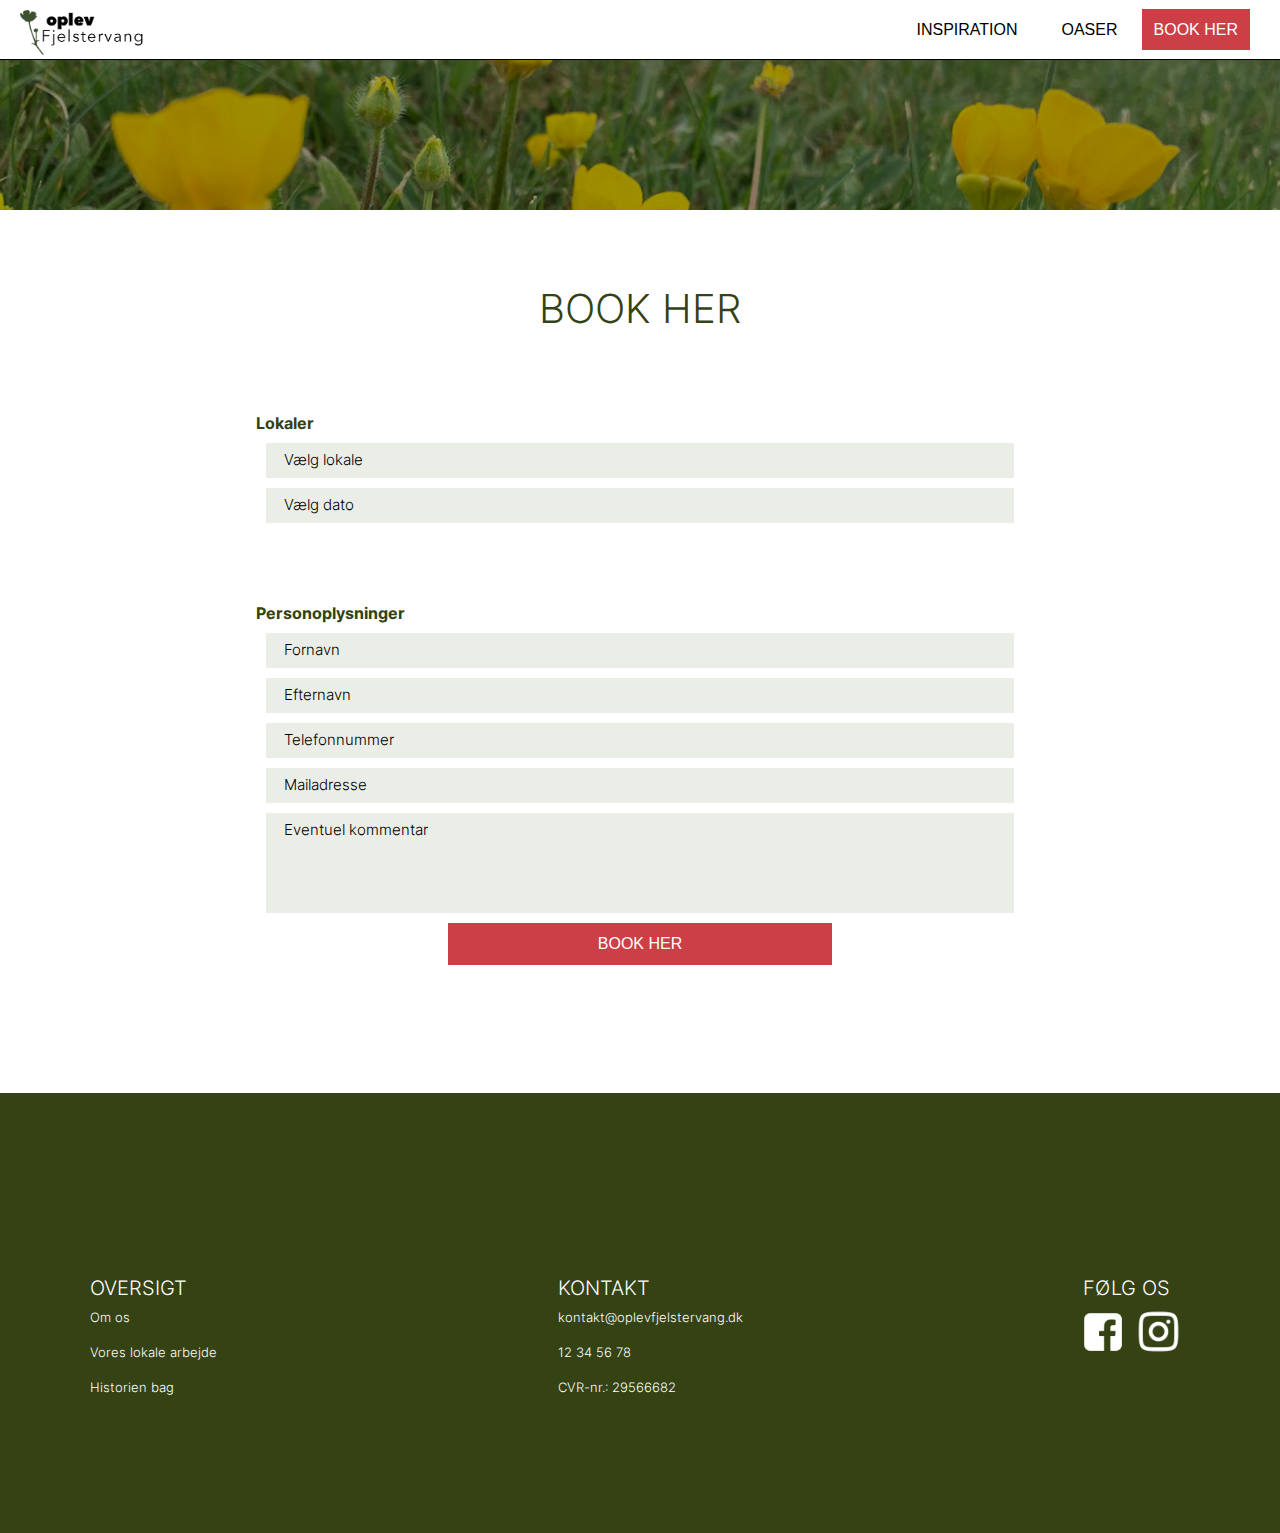
<file: book.html>
<!DOCTYPE html>
<html lang="da">
    <head>
        <meta charset="UTF-8">
        <meta http-equiv="X-UA-Compatible" content="IE=edge">
        <meta name="viewport" content="width=device-width, initial-scale=1.0">
        <link rel="stylesheet" href="styles.css">
        <meta name="Book lokaler i Fjelstervang" content="Her kan du booke lokalerne i Fjelstervang. Bjælkehytten Rimmerhuset og udeforsamlingshuset">

        <title>Book</title>
        
    </head>

    <body>
        <header>
            <a href="index.html"><img id="logo" src="images/logo.png" alt="Oplev Fjelstervang Logo"></a>
            
            <a href="burgermenu.html"><img id="burger" src="images/burgermenu.png" alt="Burgermenu Ikon"></a>

            <nav id="laptopmenu">
                <a class="menu" href="inspiration.html"> INSPIRATION</a>
                <a class="menu" href="oaser.html"> OASER</a>
                <a class="bookknap" href="book.html">BOOK HER</a>
            </nav>

        </header>

        <main>
            <img class="smørblomstbanner" src="images/smørblomstbanner.jpg" alt="Smørblomster i Fjelstervang">

            <h1>BOOK HER</h1>

            <div id="bookingskema">

                <section>
                    <h3>Lokaler</h3>
                    <div><p>Vælg lokale</p></div>
                    <div><p>Vælg dato</p></div>
                </section>

                <section>
                    <h3>Personoplysninger</h3>
                    <div><p>Fornavn</p></div>
                    <div><p>Efternavn</p></div>
                    <div><p>Telefonnummer</p></div>
                    <div><p>Mailadresse</p></div>
                    <div id="kommentar"><p>Eventuel kommentar</p></div>
                </section>

                <div> 
                    <a class="bookknap" href="book.html">BOOK HER</a>
                </div>
            </div>

            
        </main>

        <footer>
            <section>
                <h2 class="footeroverskrifter">OVERSIGT</h2>
                <a href="#">Om os</a><br>
                <a href="#">Vores lokale arbejde</a><br>
                <a href="#">Historien bag</a><br>
            </section>

            <section>
                <h2 class="footeroverskrifter">KONTAKT</h2>
                <a href="#">kontakt@oplevfjelstervang.dk</a><br>
                <a href="#">12 34 56 78</a><br>
                <a href="#">CVR-nr.: 29566682</a><br>
            </section>

            <section>
                <h2 class="footeroverskrifter">FØLG OS</h2>
                <a href="https://www.facebook.com/groups/969084299782160"><img id="facebookikon" src="images/facebookikon.png" alt="Facebook Ikon"></a>
                <a href="https://www.instagram.com/fjelstervangborgerforening/"><img id="instagramikon" src="images/instagramikon.png" alt="Instagramikon"></a>
            </section>

        </footer>
    
    </body>
</html>
</file>
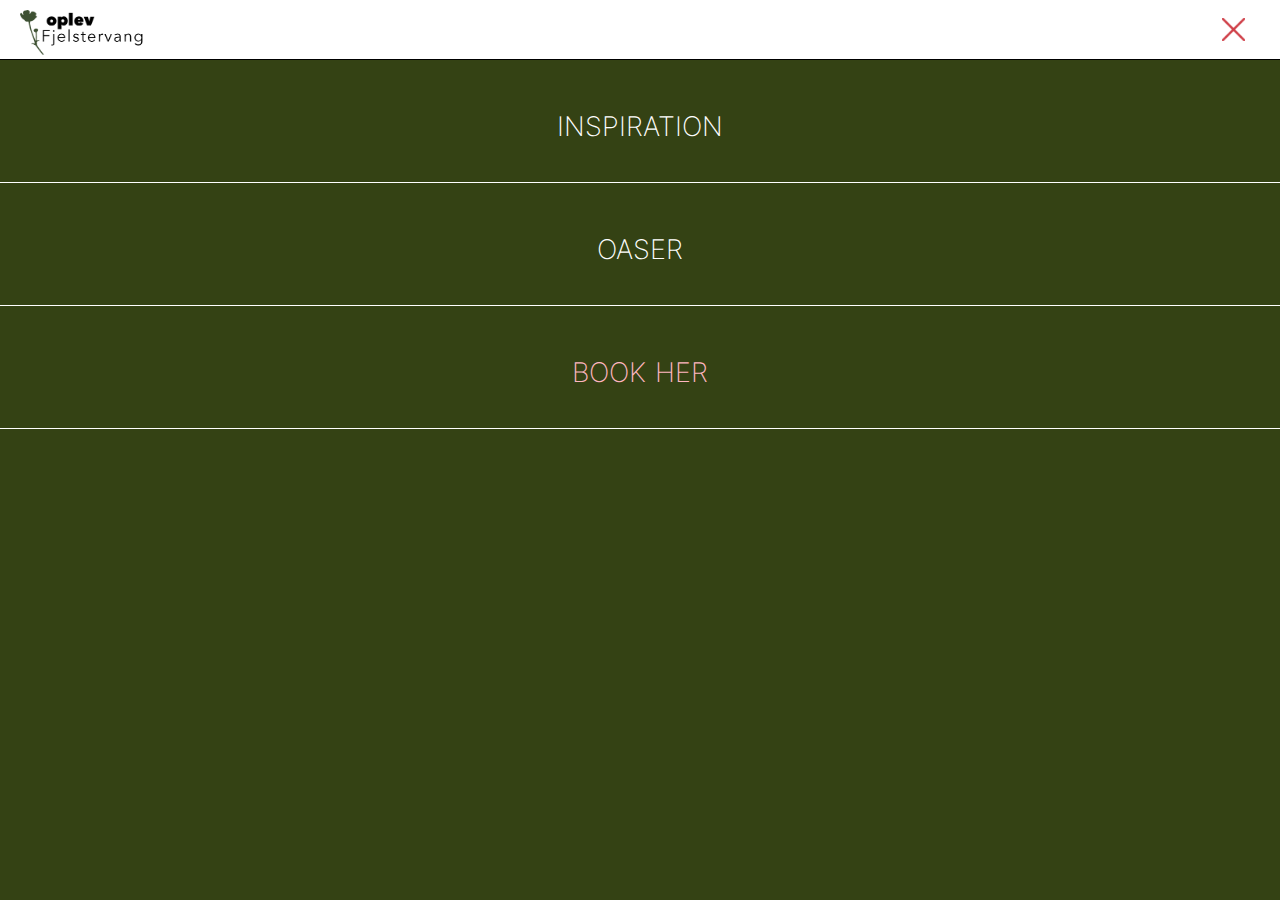
<file: burgermenu.html>
<!DOCTYPE html>
<html lang="da">
    <head>
        <meta charset="UTF-8">
        <meta http-equiv="X-UA-Compatible" content="IE=edge">
        <meta name="viewport" content="width=device-width, initial-scale=1.0">
        <link rel="stylesheet" href="styles.css">
        <meta name="Burgermenu for Oplev Fjelstervang" content="Mangler du inspiration til familieudflugten, eller blot vil læse mere om Fjelstervangs oaser? Så læs med her">

        <title>Burgermenu</title>
        
    </head>

    <body id="burgermenubody">
        <header>
            <a href="index.html"><img id="logo" src="images/logo.png" alt="Oplev Fjelstervang Logo"></a>

            <a href="index.html"><img id="kryds" src="images/kryds.png" alt="Kryds Ikon"></a>
        </header>


        <main>
            <a href="inspiration.html">
                <h2 class="hovedmenuer_burgermenu">INSPIRATION</h2>
            </a>

            <a href="oaser.html">
                <h2 class="hovedmenuer_burgermenu">OASER</h2>
            </a>
            
            <a href="book.html">
                <h2 id="book_burgermenu">BOOK HER</h2>
            </a>
            
        </main>

        <footer>


        </footer>
    
    </body>
</html>
</file>
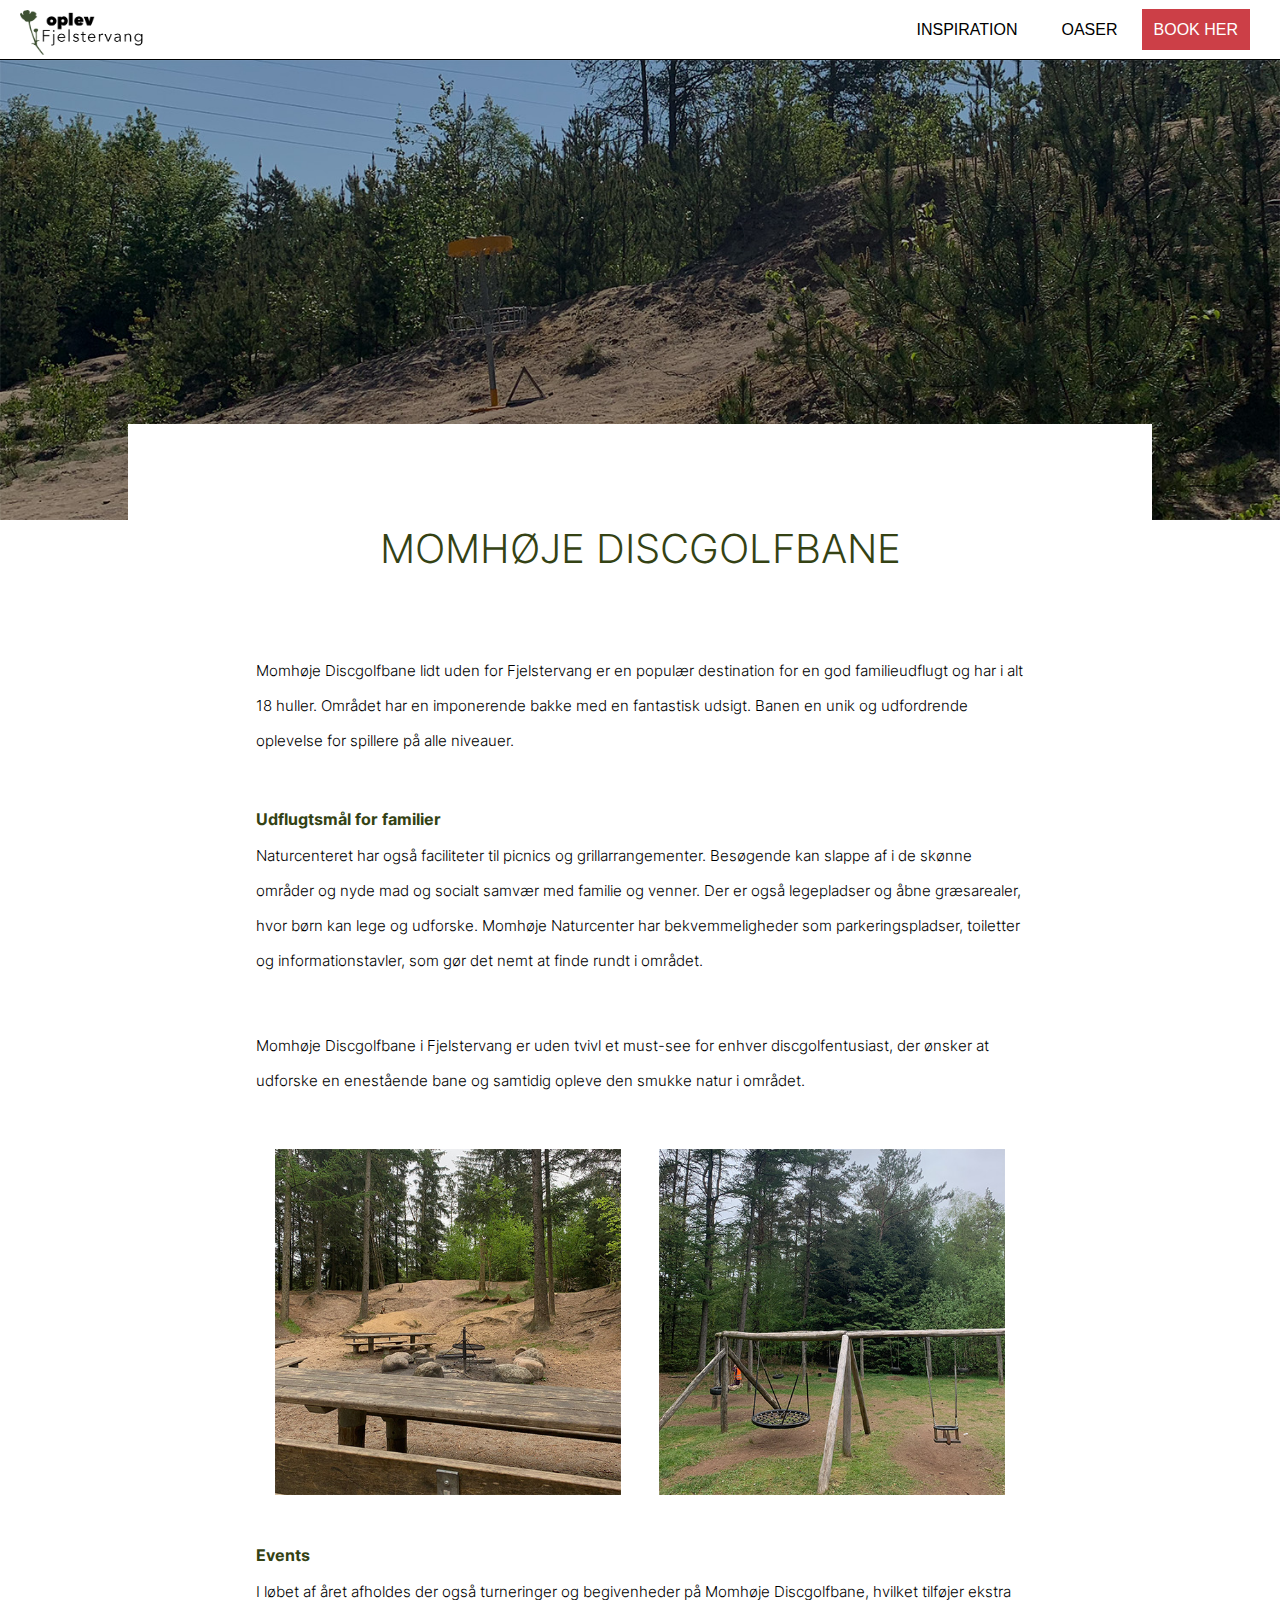
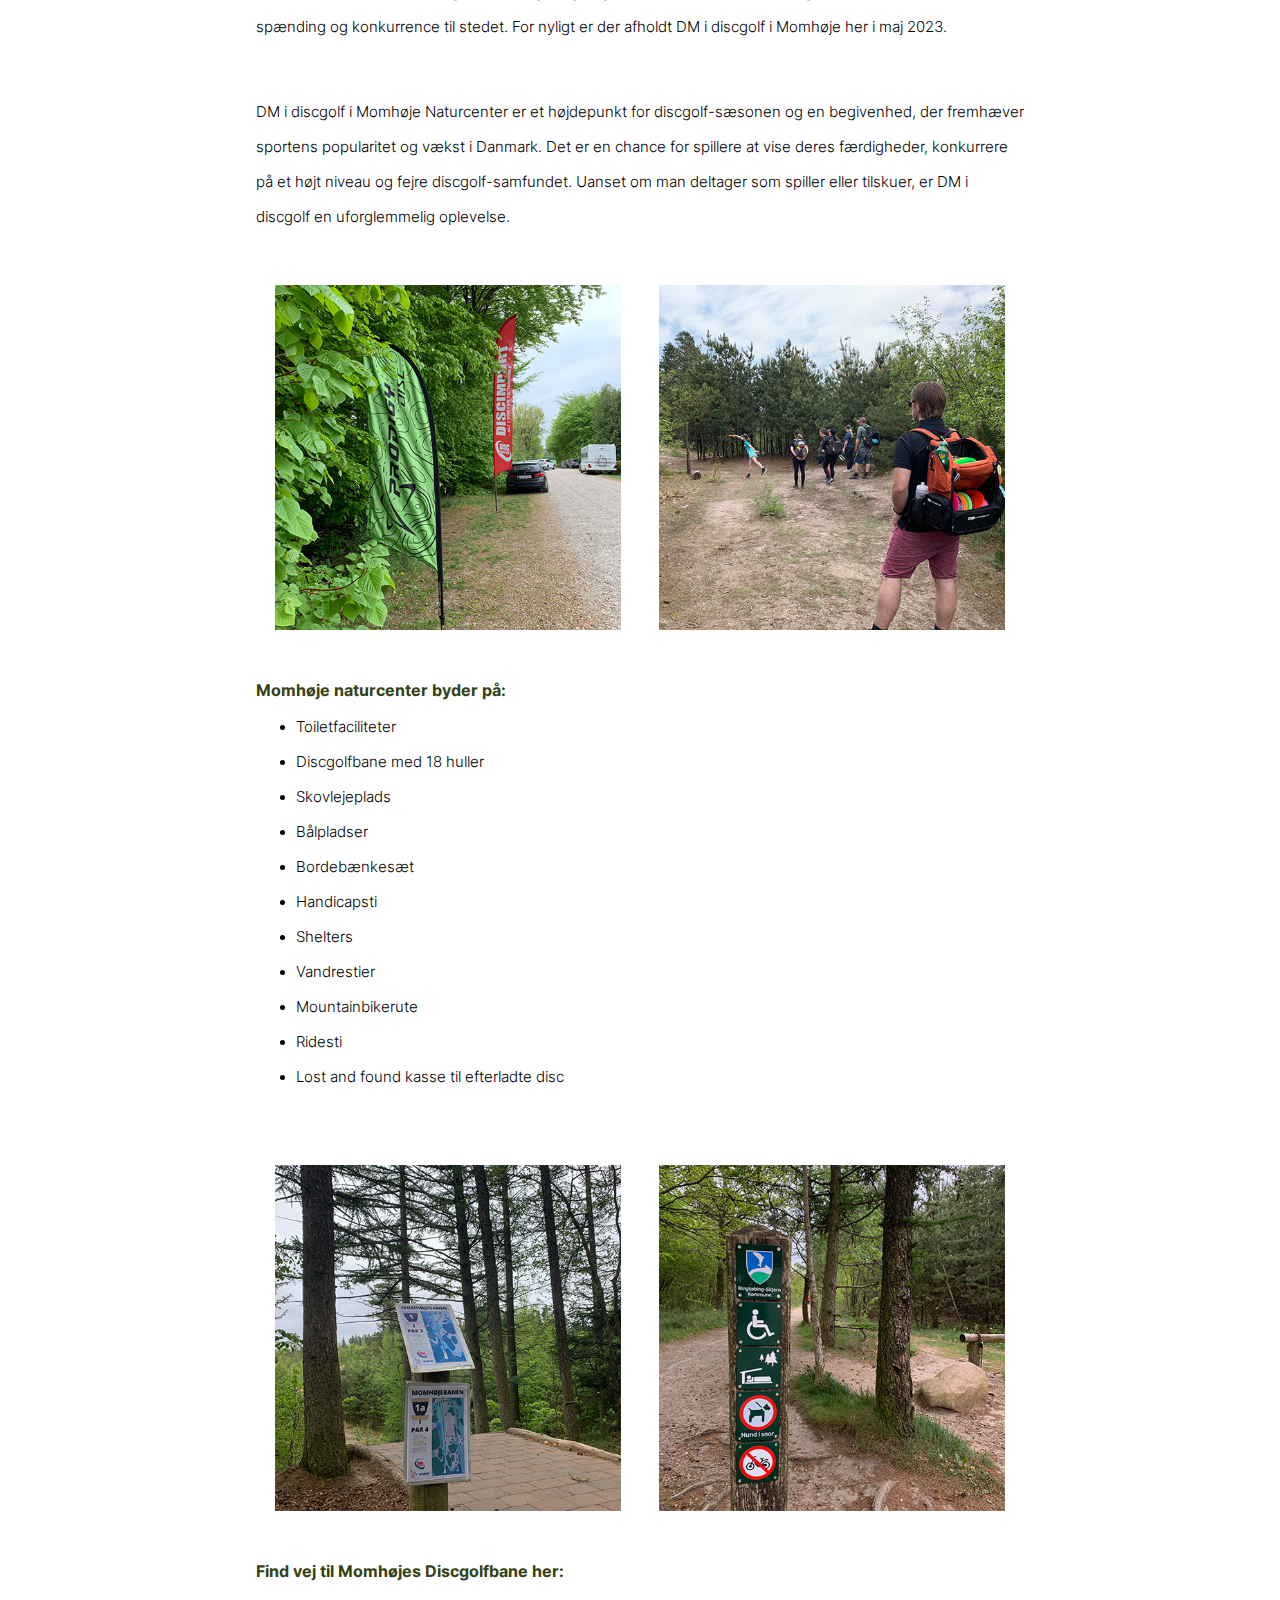
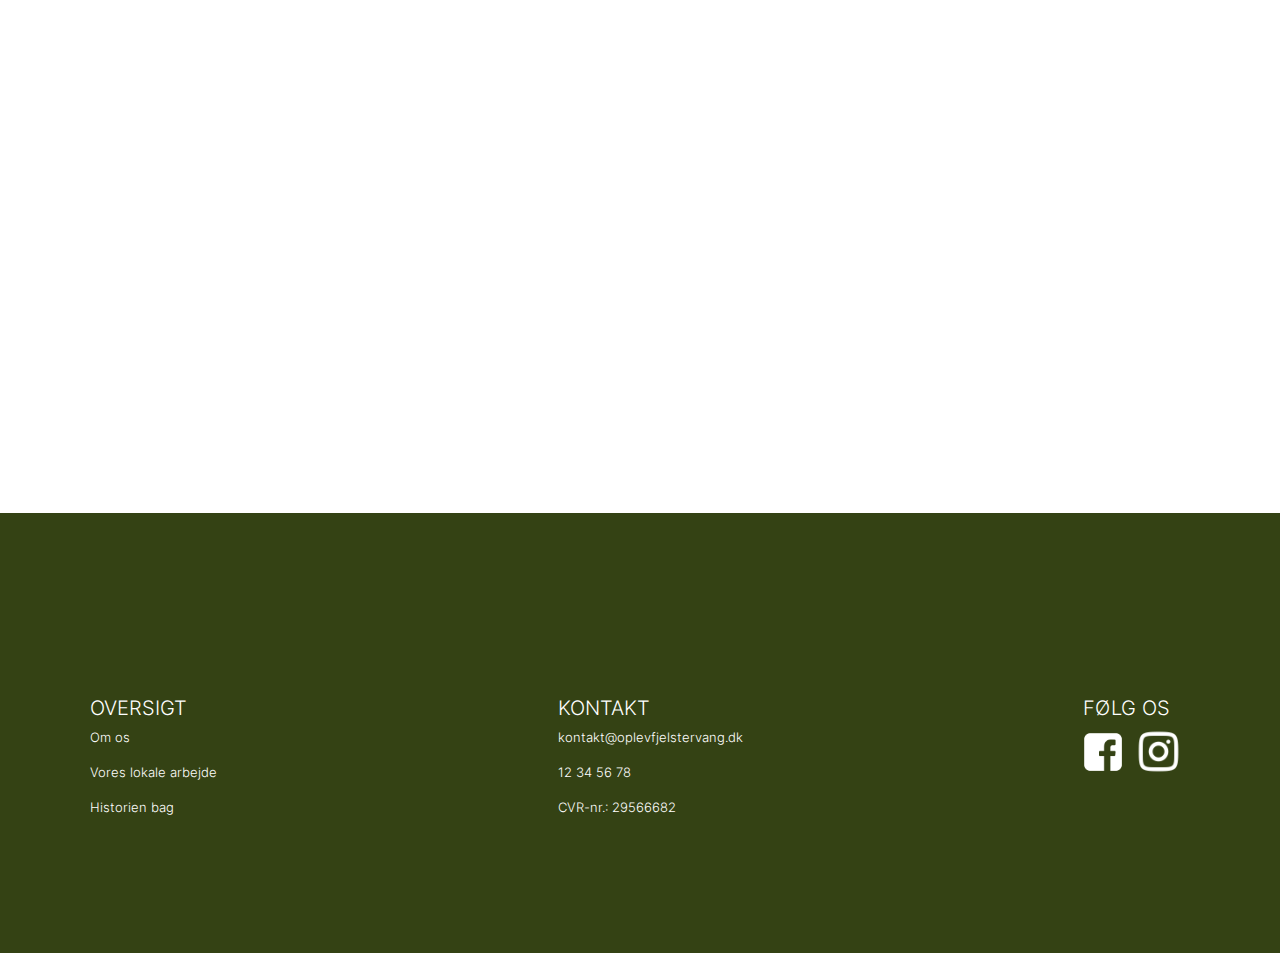
<file: discgolfbanen.html>
<!DOCTYPE html>
<html lang="da">
    <head>
        <meta charset="UTF-8">
        <meta http-equiv="X-UA-Compatible" content="IE=edge">
        <meta name="viewport" content="width=device-width, initial-scale=1.0">
        <link rel="stylesheet" href="styles.css">
        <meta name="Momhøje Discgolfbane" content="Momhøje Discgolfbane lidt uden for Fjelstervang er en populær destination for både nybegyndere og rutinerede spillere og har i alt 18 huller.">

        <title>Momhøje Discgolfbane</title>
        
    </head>

    <body>
        <header>
            <a href="index.html"><img id="logo" src="images/logo.png" alt="Oplev Fjelstervang Logo"></a>
            
            <a href="burgermenu.html"><img id="burger" src="images/burgermenu.png" alt="Burgermenu Ikon"></a>

            <nav id="laptopmenu">
                <a class="menu" href="inspiration.html"> INSPIRATION</a>
                <a class="menu" href="oaser.html"> OASER</a>
                <a class="bookknap" href="book.html">BOOK HER</a>
            </nav>

        </header>

        <main>
            <img class="øverste_artikelbillede" src="images/discgolfbanen_artikeltop.jpg" alt="Momhøje Discgolfbane">

            <div class="hvid_bjælke_til_artikler"><h1>MOMHØJE DISCGOLFBANE</h1></div>

            <div class="brødteksten_i_artiklerne">
                <p>
                    Momhøje Discgolfbane lidt uden for Fjelstervang er en populær destination for en god familieudflugt og har i alt 18 huller. Området har en imponerende bakke med en fantastisk udsigt. Banen en unik og udfordrende oplevelse for spillere på alle niveauer.
                </p>

                <h3>Udflugtsmål for familier</h3>

                <p> 
                    Naturcenteret har også faciliteter til picnics og grillarrangementer. Besøgende kan slappe af i de skønne områder og nyde mad og socialt samvær med familie og venner. Der er også legepladser og åbne græsarealer, hvor børn kan lege og udforske.
                    Momhøje Naturcenter har bekvemmeligheder som parkeringspladser, toiletter og informationstavler, som gør det nemt at finde rundt i området.
                </p>

                <p>
                    Momhøje Discgolfbane i Fjelstervang er uden tvivl et must-see for enhver discgolfentusiast, der ønsker at udforske en enestående bane og samtidig opleve den smukke natur i området.
                </p>

                <section class="artikelbilleder">
                    <img src="images/discgolfbanen_artikelbillede_3.jpg" alt="Discgolfbanen">
                    <img src="images/discgolfbanen_artikelbillede_4.jpg" alt="Discgolfbanen">
                </section>

                <h3>Events</h3>
    
                <p>
                    I løbet af året afholdes der også turneringer og begivenheder på Momhøje Discgolfbane, hvilket tilføjer ekstra spænding og konkurrence til stedet. For nyligt er der afholdt DM i discgolf i Momhøje her i maj 2023.  
                </p>
                
                <p>
                    DM i discgolf i Momhøje Naturcenter er et højdepunkt for discgolf-sæsonen og en begivenhed, der fremhæver sportens popularitet og vækst i Danmark. Det er en chance for spillere at vise deres færdigheder, konkurrere på et højt niveau og fejre discgolf-samfundet. Uanset om man deltager som spiller eller tilskuer, er DM i discgolf en uforglemmelig oplevelse.   
                </p>

                <section class="artikelbilleder">
                    <img src="images/discgolfbanen_artikelbillede_1.jpg" alt="DM i discgolf">
                    <img src="images/discgolfbanen_artikelbillede_2.jpg" alt="DM i discgolf">
                </section>

                
                <div class="Punktformslister">
                    <h3>Momhøje naturcenter byder på:</h3>

                    <ul>
                        <li>Toiletfaciliteter</li>
                        <li>Discgolfbane med 18 huller</li>
                        <li>Skovlejeplads</li>
                        <li>Bålpladser</li>
                        <li>Bordebænkesæt</li>
                        <li>Handicapsti</li>
                        <li>Shelters</li>
                        <li>Vandrestier</li>
                        <li>Mountainbikerute</li>
                        <li>Ridesti</li>
                        <li>Lost and found kasse til efterladte disc</li>
                    </ul>
                </div>

                <section class="artikelbilleder">
                    <img src="images/discgolfbanen_artikelbillede_5.jpg" alt="Discgolfbanen">
                    <img src="images/discgolfbanen_artikelbillede_6.jpg" alt="Discgolfbanen">
                </section>

                <h3>Find vej til Momhøjes Discgolfbane her:</h3>

                <iframe src="https://www.google.com/maps/embed?pb=!1m18!1m12!1m3!1d71272.69941895083!2d8.772463146139202!3d56.0659056181385!2m3!1f0!2f0!3f0!3m2!1i1024!2i768!4f13.1!3m3!1m2!1s0x464ba54c315f0899%3A0x12485e13e7c494a7!2sMomh%C3%B8je%20Naturcenter!5e0!3m2!1sen!2sdk!4v1685050277548!5m2!1sen!2sdk" width="100" height="350" style="border:0;" allowfullscreen="" loading="lazy" referrerpolicy="no-referrer-when-downgrade"></iframe>
                
                
            </div>
                

        </main>

        <footer>
            <section>
                <h2 class="footeroverskrifter">OVERSIGT</h2>
                <a href="#">Om os</a><br>
                <a href="#">Vores lokale arbejde</a><br>
                <a href="#">Historien bag</a><br>
            </section>

            <section>
                <h2 class="footeroverskrifter">KONTAKT</h2>
                <a href="#">kontakt@oplevfjelstervang.dk</a><br>
                <a href="#">12 34 56 78</a><br>
                <a href="#">CVR-nr.: 29566682</a><br>
            </section>

            <section>
                <h2 class="footeroverskrifter">FØLG OS</h2>
                <a href="https://www.facebook.com/groups/969084299782160"><img id="facebookikon" src="images/facebookikon.png" alt="Facebookikon"></a>
                <a href="https://www.instagram.com/fjelstervangborgerforening/"><img id="instagramikon" src="images/instagramikon.png" alt="Instagramikon"></a>
            </section>

        </footer>
    
    </body>
</html>
</file>
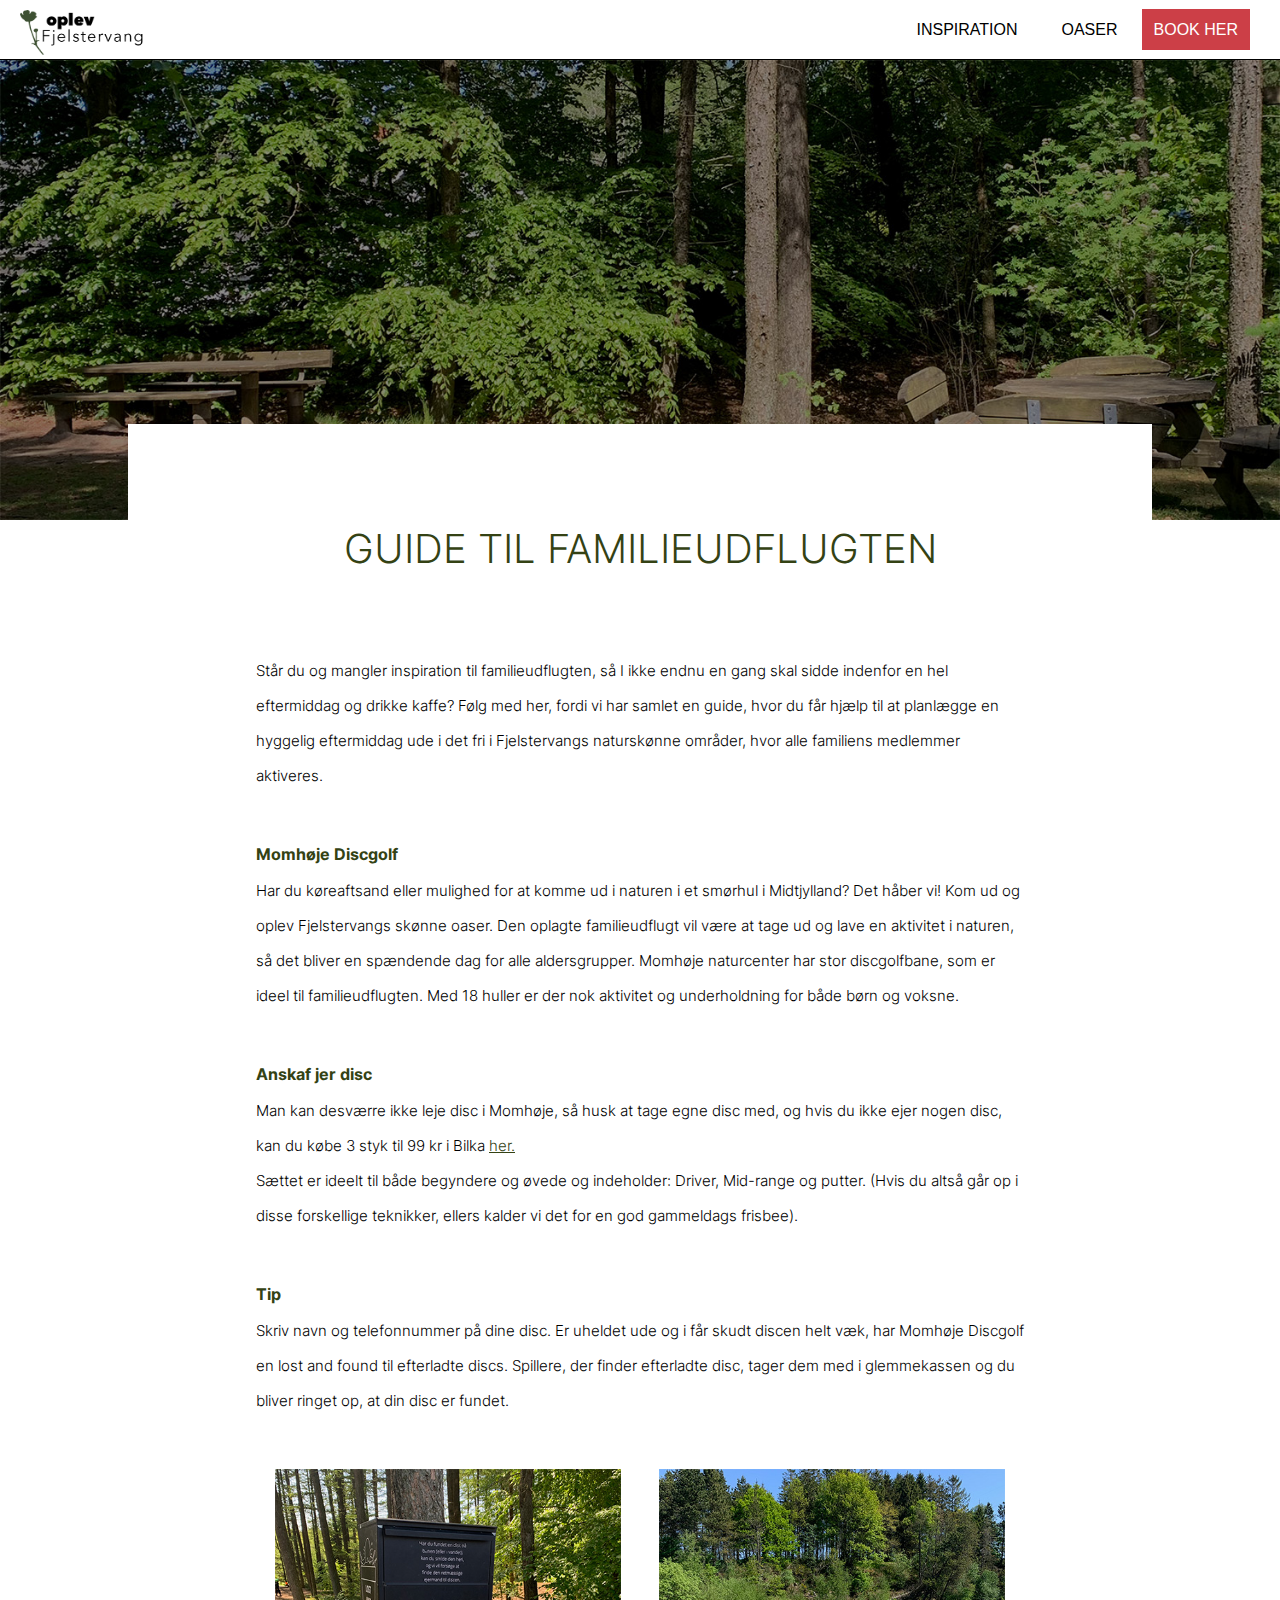
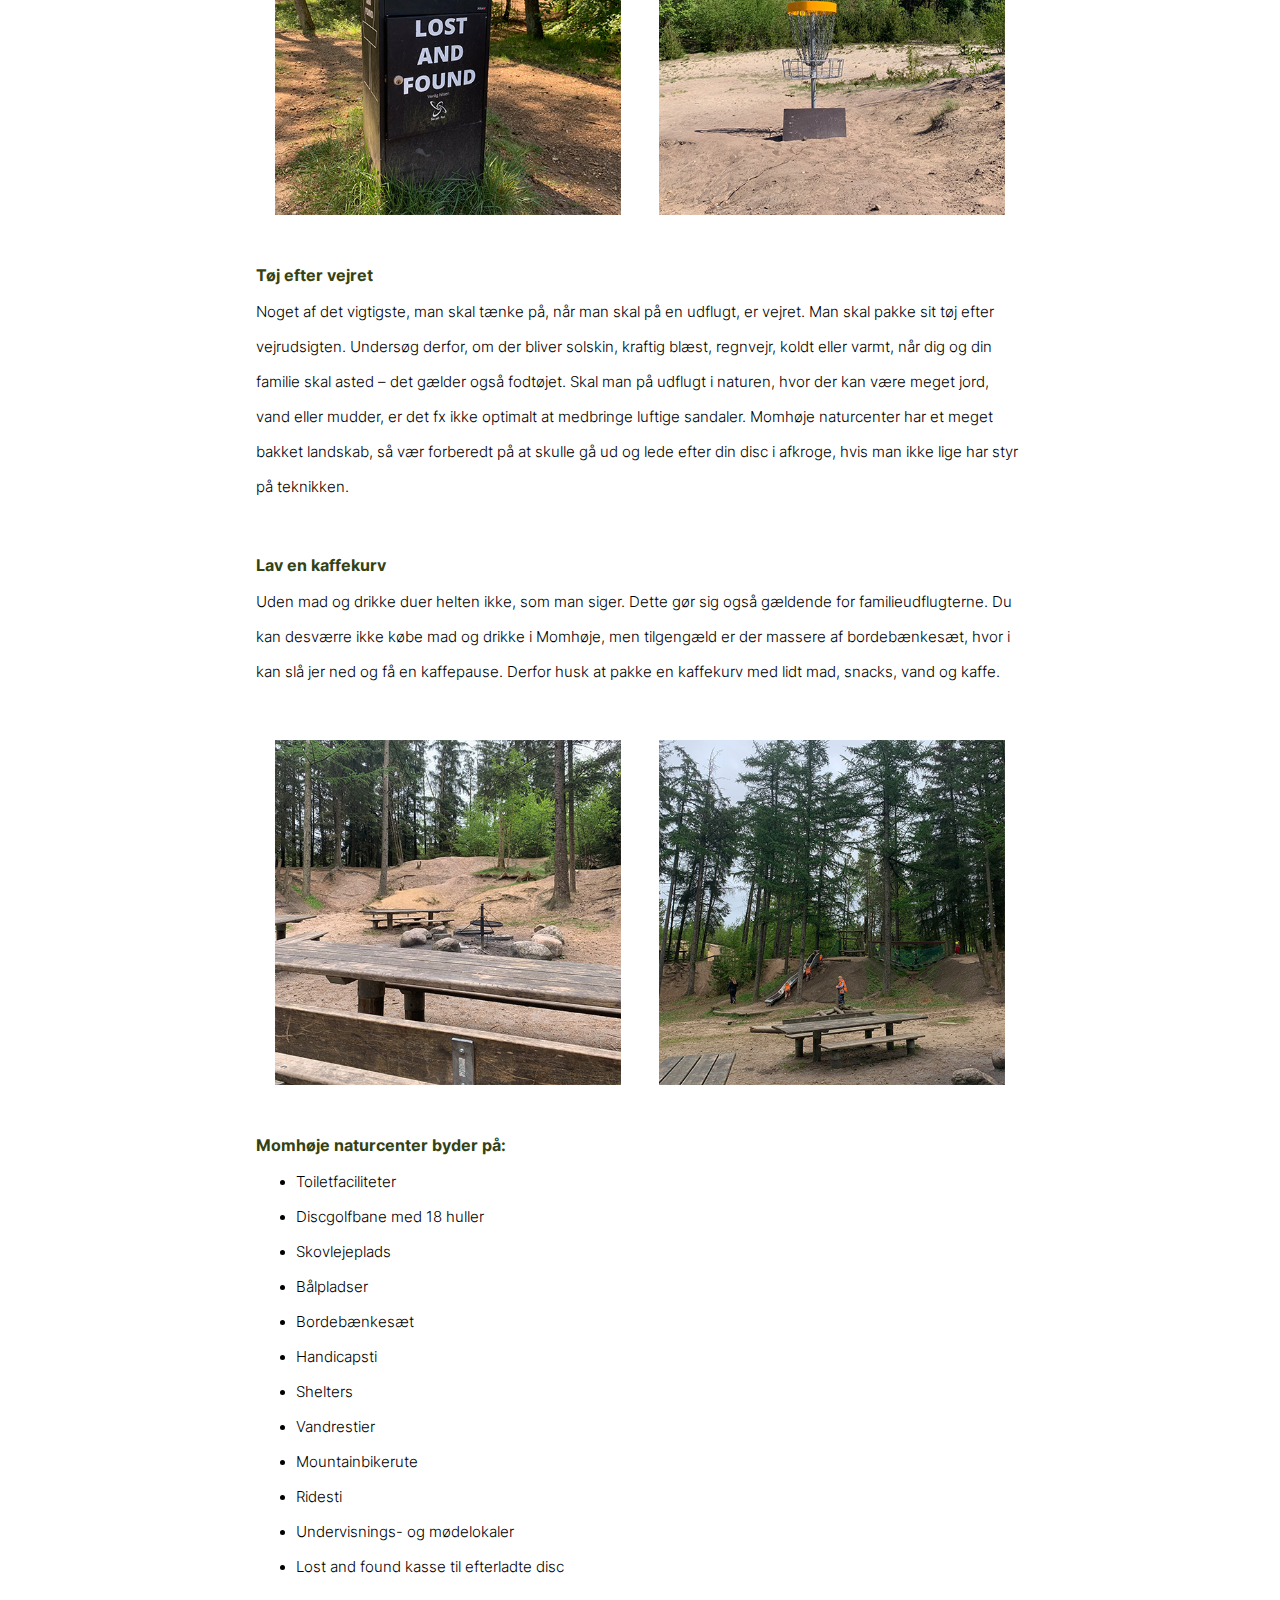
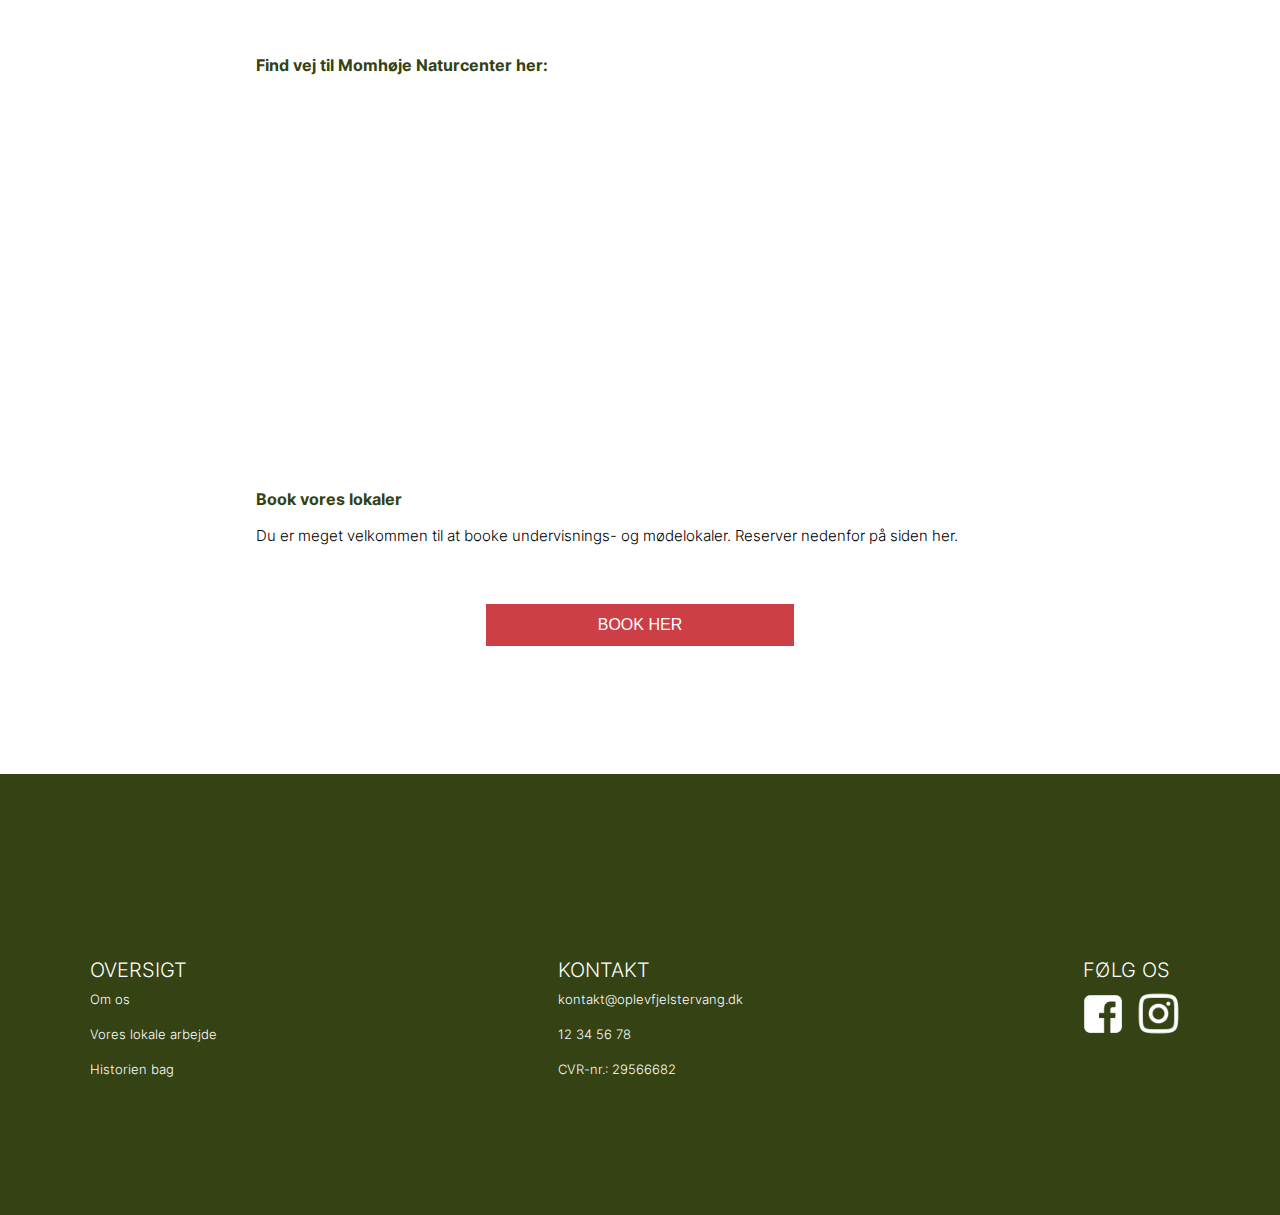
<file: guide.html>
<!DOCTYPE html>
<html lang="da">
    <head>
        <meta charset="UTF-8">
        <meta http-equiv="X-UA-Compatible" content="IE=edge">
        <meta name="viewport" content="width=device-width, initial-scale=1.0">
        <link rel="stylesheet" href="styles.css">
        <meta name="Guide til familieudflugten" content="Gode råd og vejledning til hvor familieudflugten skal gå hen, hvis du bor i området, eller har køreafstand til Fjelstervangs hyggelige oaser">

        <title>Guide til familieudflugten</title>
        
    </head>

    <body>
        <header>
            <a href="index.html"><img id="logo" src="images/logo.png" alt="Oplev Fjelstervang Logo"></a>
            
            <a href="burgermenu.html"><img id="burger" src="images/burgermenu.png" alt="Burgermenu Ikon"></a>

            <nav id="laptopmenu">
                <a class="menu" href="inspiration.html"> INSPIRATION</a>
                <a class="menu" href="oaser.html"> OASER</a>
                <a class="bookknap" href="book.html">BOOK HER</a>
            </nav>

        </header>

        <main>
            <img class="øverste_artikelbillede" src="images/guide_artikeltop.jpg" alt="Momhøje Discgolf Bordebænkesæt">

            <div class="hvid_bjælke_til_artikler"><h1>GUIDE TIL FAMILIEUDFLUGTEN</h1></div>

            <div class="brødteksten_i_artiklerne">
                <p>
                    Står du og mangler inspiration til familieudflugten, så I ikke endnu en gang skal sidde indenfor en hel eftermiddag og drikke kaffe? Følg med her, fordi vi har samlet en guide, hvor du får hjælp til at planlægge en hyggelig eftermiddag ude i det fri i Fjelstervangs naturskønne områder, hvor alle familiens medlemmer aktiveres.     
                </p>
                
                <h3>Momhøje Discgolf</h3>
    
                <p>
                    Har du køreaftsand eller mulighed for at komme ud i naturen i et smørhul i Midtjylland? Det håber vi! Kom ud og oplev Fjelstervangs skønne oaser. Den oplagte familieudflugt vil være at tage ud og lave en aktivitet i naturen, så det bliver en spændende dag for alle aldersgrupper. Momhøje naturcenter har stor discgolfbane, som er ideel til familieudflugten. Med 18 huller er der nok aktivitet og underholdning for både børn og voksne.
                </p>

                <h3>Anskaf jer disc</h3>

                <p>
                    Man kan desværre ikke leje disc i Momhøje, så husk at tage egne disc med, og hvis du ikke ejer nogen disc, kan du købe 3 styk til 99 kr i Bilka <a id="bilkalink" href="https://www.bilka.dk/produkter/yikun-disc-golf-saet/200017063/?gclid=CjwKCAjw67ajBhAVEiwA2g_jEB8tg298rROVNNbOdzei9cYTxQXJQIRXW_nmuYb6omcjlnseBCoT5hoCWEwQAvD_BwE&gclsrc=aw.ds">her.</a>
                    <br>Sættet er ideelt til både begyndere og øvede og indeholder: Driver, Mid-range og putter. (Hvis du altså går op i disse forskellige teknikker, ellers kalder vi det for en god gammeldags frisbee).    
                </p>

                <h3>Tip</h3>

                <p>
                    Skriv navn og telefonnummer på dine disc. 
                    Er uheldet ude og i får skudt discen helt væk, har Momhøje Discgolf en lost and found til efterladte discs. Spillere, der finder efterladte disc, tager dem med i glemmekassen og du bliver ringet op, at din disc er fundet.                    
                </p>

                <section class="artikelbilleder">
                    <img src="images/guide_artikelbillede_1.jpg" alt="Lost and found kasse">
                    <img src="images/guide_artikelbillede_2.jpg" alt="Disckurv">
                </section>

                <h3>Tøj efter vejret</h3>

                <p> 
                    Noget af det vigtigste, man skal tænke på, når man skal på en udflugt, er vejret. Man skal pakke sit tøj efter vejrudsigten. Undersøg derfor, om der bliver solskin, kraftig blæst, regnvejr, koldt eller varmt, når dig og din familie skal asted – det gælder også fodtøjet. Skal man på udflugt i naturen, hvor der kan være meget jord, vand eller mudder, er det fx ikke optimalt at medbringe luftige sandaler. Momhøje naturcenter har et meget bakket landskab, så vær forberedt på at skulle gå ud og lede efter din disc i afkroge, hvis man ikke lige har styr på teknikken.
                </p>

                <h3>Lav en kaffekurv</h3>

                <p>
                    Uden mad og drikke duer helten ikke, som man siger. Dette gør sig også gældende for familieudflugterne. Du kan desværre ikke købe mad og drikke i Momhøje, men tilgengæld er der massere af bordebænkesæt, hvor i kan slå jer ned og få en kaffepause. Derfor husk at pakke en kaffekurv med lidt mad, snacks, vand og kaffe.
                </p>

                <section class="artikelbilleder">
                    <img src="images/guide_artikelbillede_3.jpg" alt="Bålfaciliteter">
                    <img src="images/guide_artikelbillede_4.jpg" alt="Legeplads">
                </section>

                
                <div class="Punktformslister">
                    <h3>Momhøje naturcenter byder på:</h3>

                    <ul>
                        <li>Toiletfaciliteter</li>
                        <li>Discgolfbane med 18 huller</li>
                        <li>Skovlejeplads</li>
                        <li>Bålpladser</li>
                        <li>Bordebænkesæt</li>
                        <li>Handicapsti</li>
                        <li>Shelters</li>
                        <li>Vandrestier</li>
                        <li>Mountainbikerute</li>
                        <li>Ridesti</li>
                        <li>Undervisnings- og mødelokaler</li>
                        <li>Lost and found kasse til efterladte disc</li>
                    </ul>
                </div>

                <h3>Find vej til Momhøje Naturcenter her:</h3>

                <iframe src="https://www.google.com/maps/embed?pb=!1m18!1m12!1m3!1d71272.69941895083!2d8.772463146139202!3d56.0659056181385!2m3!1f0!2f0!3f0!3m2!1i1024!2i768!4f13.1!3m3!1m2!1s0x464ba54c315f0899%3A0x12485e13e7c494a7!2sMomh%C3%B8je%20Naturcenter!5e0!3m2!1sen!2sdk!4v1685050277548!5m2!1sen!2sdk" width="100" height="350" style="border:0;" allowfullscreen="" loading="lazy" referrerpolicy="no-referrer-when-downgrade"></iframe>
                
                <h3>Book vores lokaler</h3>

                <p>
                    Du er meget velkommen til at booke undervisnings- og mødelokaler. Reserver nedenfor på siden her. 
                </p>

                <a class="bookknap" href="book.html">BOOK HER</a>

            </div>
                

        </main>

        <footer>
            <section>
                <h2 class="footeroverskrifter">OVERSIGT</h2>
                <a href="#">Om os</a><br>
                <a href="#">Vores lokale arbejde</a><br>
                <a href="#">Historien bag</a><br>
            </section>

            <section>
                <h2 class="footeroverskrifter">KONTAKT</h2>
                <a href="#">kontakt@oplevfjelstervang.dk</a><br>
                <a href="#">12 34 56 78</a><br>
                <a href="#">CVR-nr.: 29566682</a><br>
            </section>

            <section>
                <h2 class="footeroverskrifter">FØLG OS</h2>
                <a href="https://www.facebook.com/groups/969084299782160"><img id="facebookikon" src="images/facebookikon.png" alt="Facebookikon"></a>
                <a href="https://www.instagram.com/fjelstervangborgerforening/"><img id="instagramikon" src="images/instagramikon.png" alt="Instagramikon"></a>
            </section>

        </footer>
    
    </body>
</html>
</file>
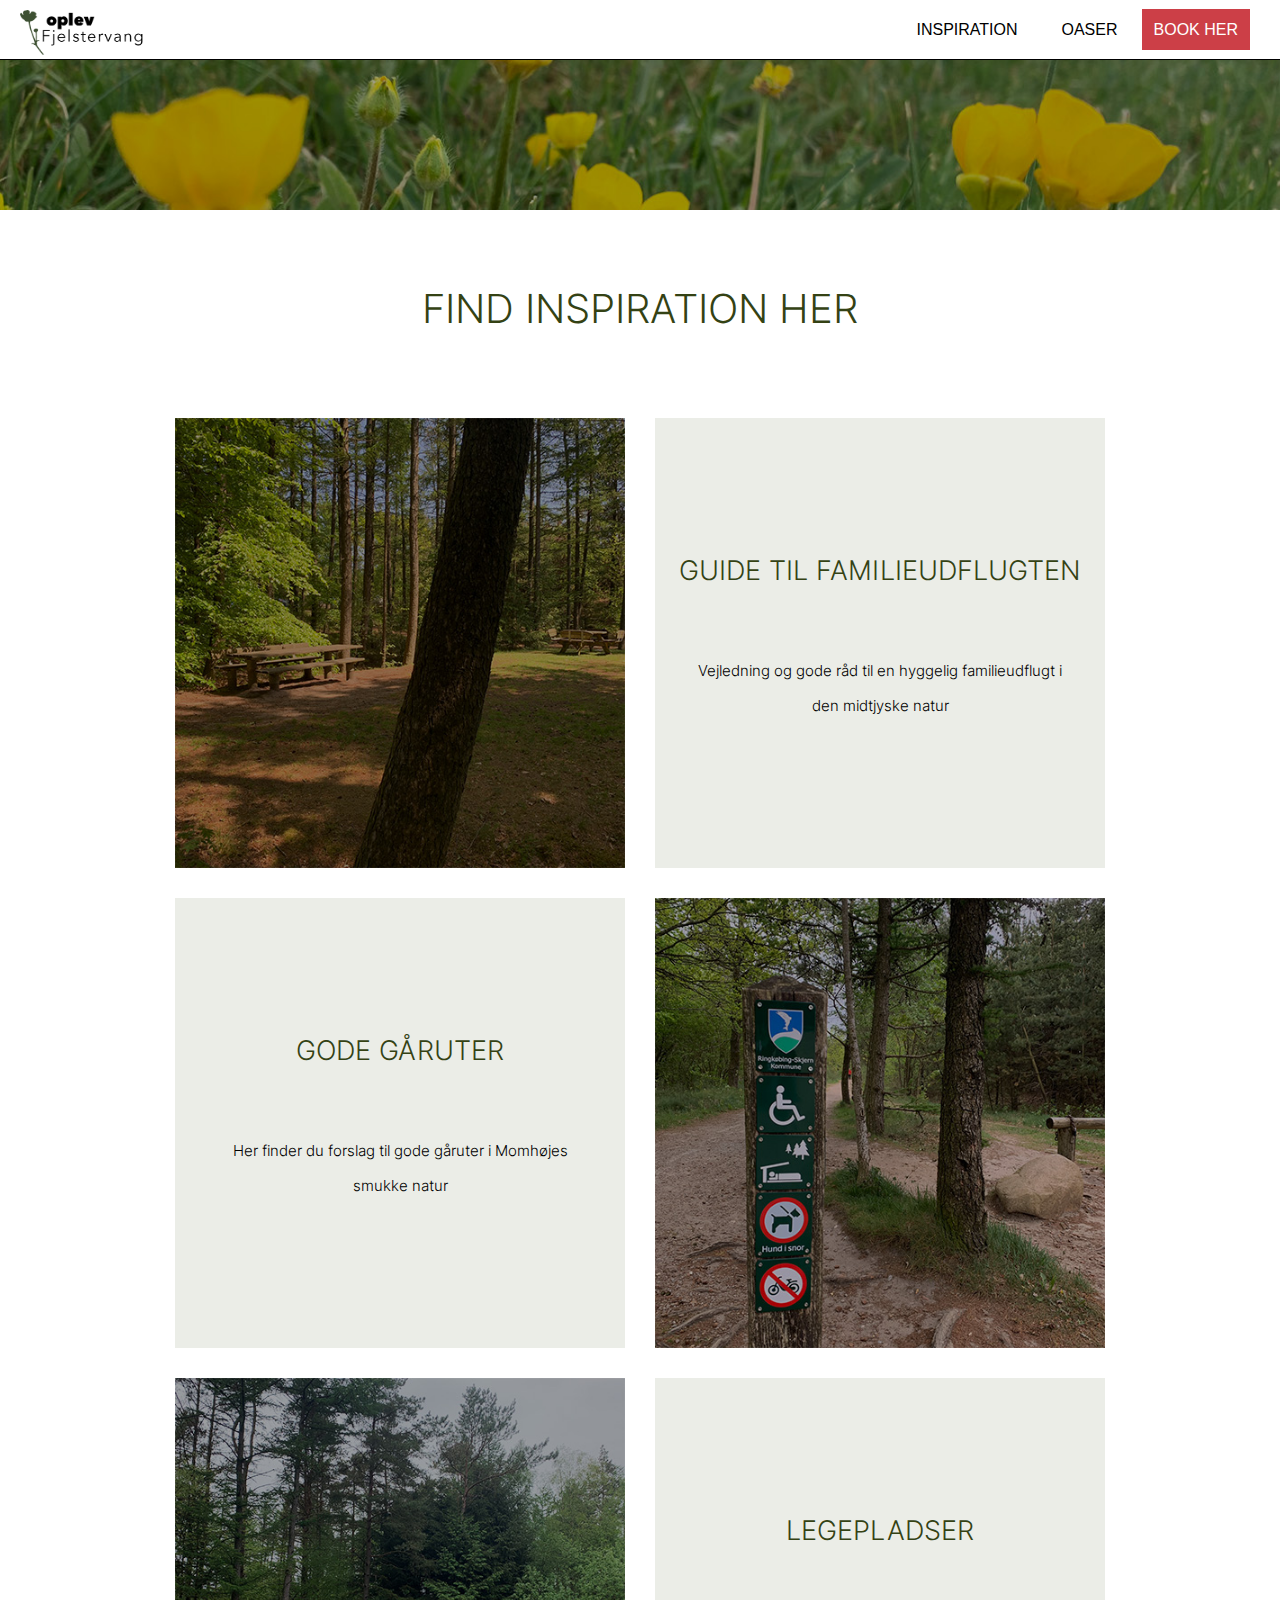
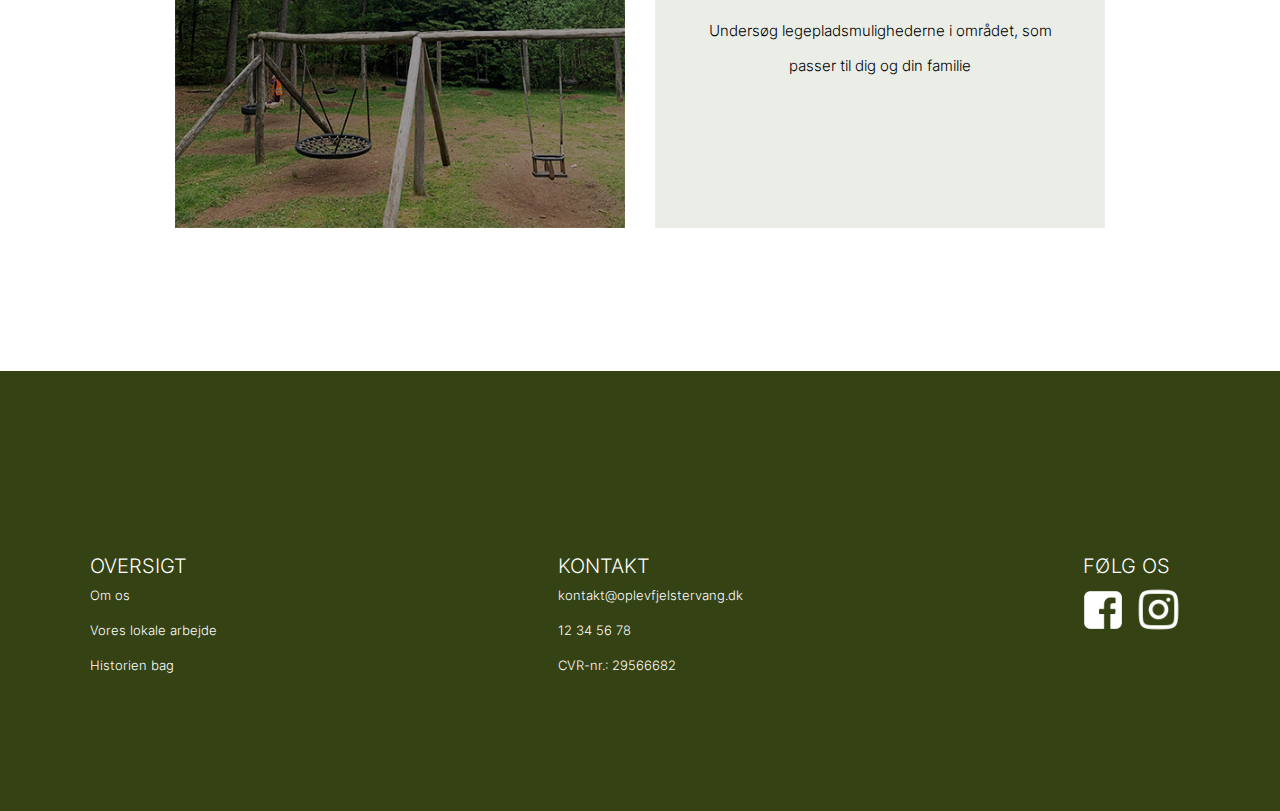
<file: inspiration.html>
<!DOCTYPE html>
<html lang="da">
    <head>
        <meta charset="UTF-8">
        <meta http-equiv="X-UA-Compatible" content="IE=edge">
        <meta name="viewport" content="width=device-width, initial-scale=1.0">
        <link rel="stylesheet" href="styles.css">
        <meta name="Inspiration" content="Inspiration til familieudflugten eller dagtur for vennegruppen. Se hvilke steder der er nemme at besøge og, som giver alle aldersgrupper en god oplevelse">

        <title>Inspiration</title>
        
    </head>

    <body>
        <header>
            <a href="index.html"><img id="logo" src="images/logo.png" alt="Oplev Fjelstervang Logo"></a>
            
            <a href="burgermenu.html"><img id="burger" src="images/burgermenu.png" alt="Burgermenu Ikon"></a>

            <nav id="laptopmenu">
                <a class="menu" href="inspiration.html"> INSPIRATION</a>
                <a class="menu" href="oaser.html"> OASER</a>
                <a class="bookknap" href="book.html">BOOK HER</a>
            </nav>

        </header>

        <main>
            <img class="smørblomstbanner" src="images/smørblomstbanner.jpg" alt="Smørblomster i Fjelstervang">

            <h1>FIND INSPIRATION HER</h1>

            <div class="laptopkvadrater">
                <section>
                    <a href="guide.html">
                        <img src="images/guide_500.jpg" alt="Guide til familieudflugten">
                    </a>
                </section>
        
                <section>
                    <a href="guide.html">
                        <h2 class="artikeloverskrift">GUIDE TIL FAMILIEUDFLUGTEN</h2>
                        <p>Vejledning og gode råd til en hyggelig familieudflugt i den midtjyske natur</p>
                    </a>
                </section>
        
                <section>
                    <a href="#">
                        <h2 class="artikeloverskrift">GODE GÅRUTER</h2>
                        <p>Her finder du forslag til gode gåruter i Momhøjes smukke natur</p>
                    </a>
                </section>

                <section>
                    <a href="#">
                        <img src="images/vandreruter_500.jpg" alt="Momhøjes gåruter">
                    </a>
                </section>

                <section>
                    <a href="#">
                        <img src="images/legeplads_500.jpg" alt="Rimmerhus legeplads">
                    </a>
                </section>
        
                <section>
                    <a href="#">
                        <h2 class="artikeloverskrift">LEGEPLADSER</h2>
                        <p>Undersøg legepladsmulighederne i området, som passer til dig og din familie</p>
                    </a>
                </section>
                
            </div>
            

        </main>

        <footer>
            <section>
                <h2 class="footeroverskrifter">OVERSIGT</h2>
                <a href="#">Om os</a><br>
                <a href="#">Vores lokale arbejde</a><br>
                <a href="#">Historien bag</a><br>
            </section>

            <section>
                <h2 class="footeroverskrifter">KONTAKT</h2>
                <a href="#">kontakt@oplevfjelstervang.dk</a><br>
                <a href="#">12 34 56 78</a><br>
                <a href="#">CVR-nr.: 29566682</a><br>
            </section>

            <section>
                <h2 class="footeroverskrifter">FØLG OS</h2>
                <a href="https://www.facebook.com/groups/969084299782160"><img id="facebookikon" src="images/facebookikon.png" alt="Facebook Ikon"></a>
                <a href="https://www.instagram.com/fjelstervangborgerforening/"><img id="instagramikon" src="images/instagramikon.png" alt="Instagramikon"></a>
            </section>

        </footer>
    
    </body>
</html>
</file>
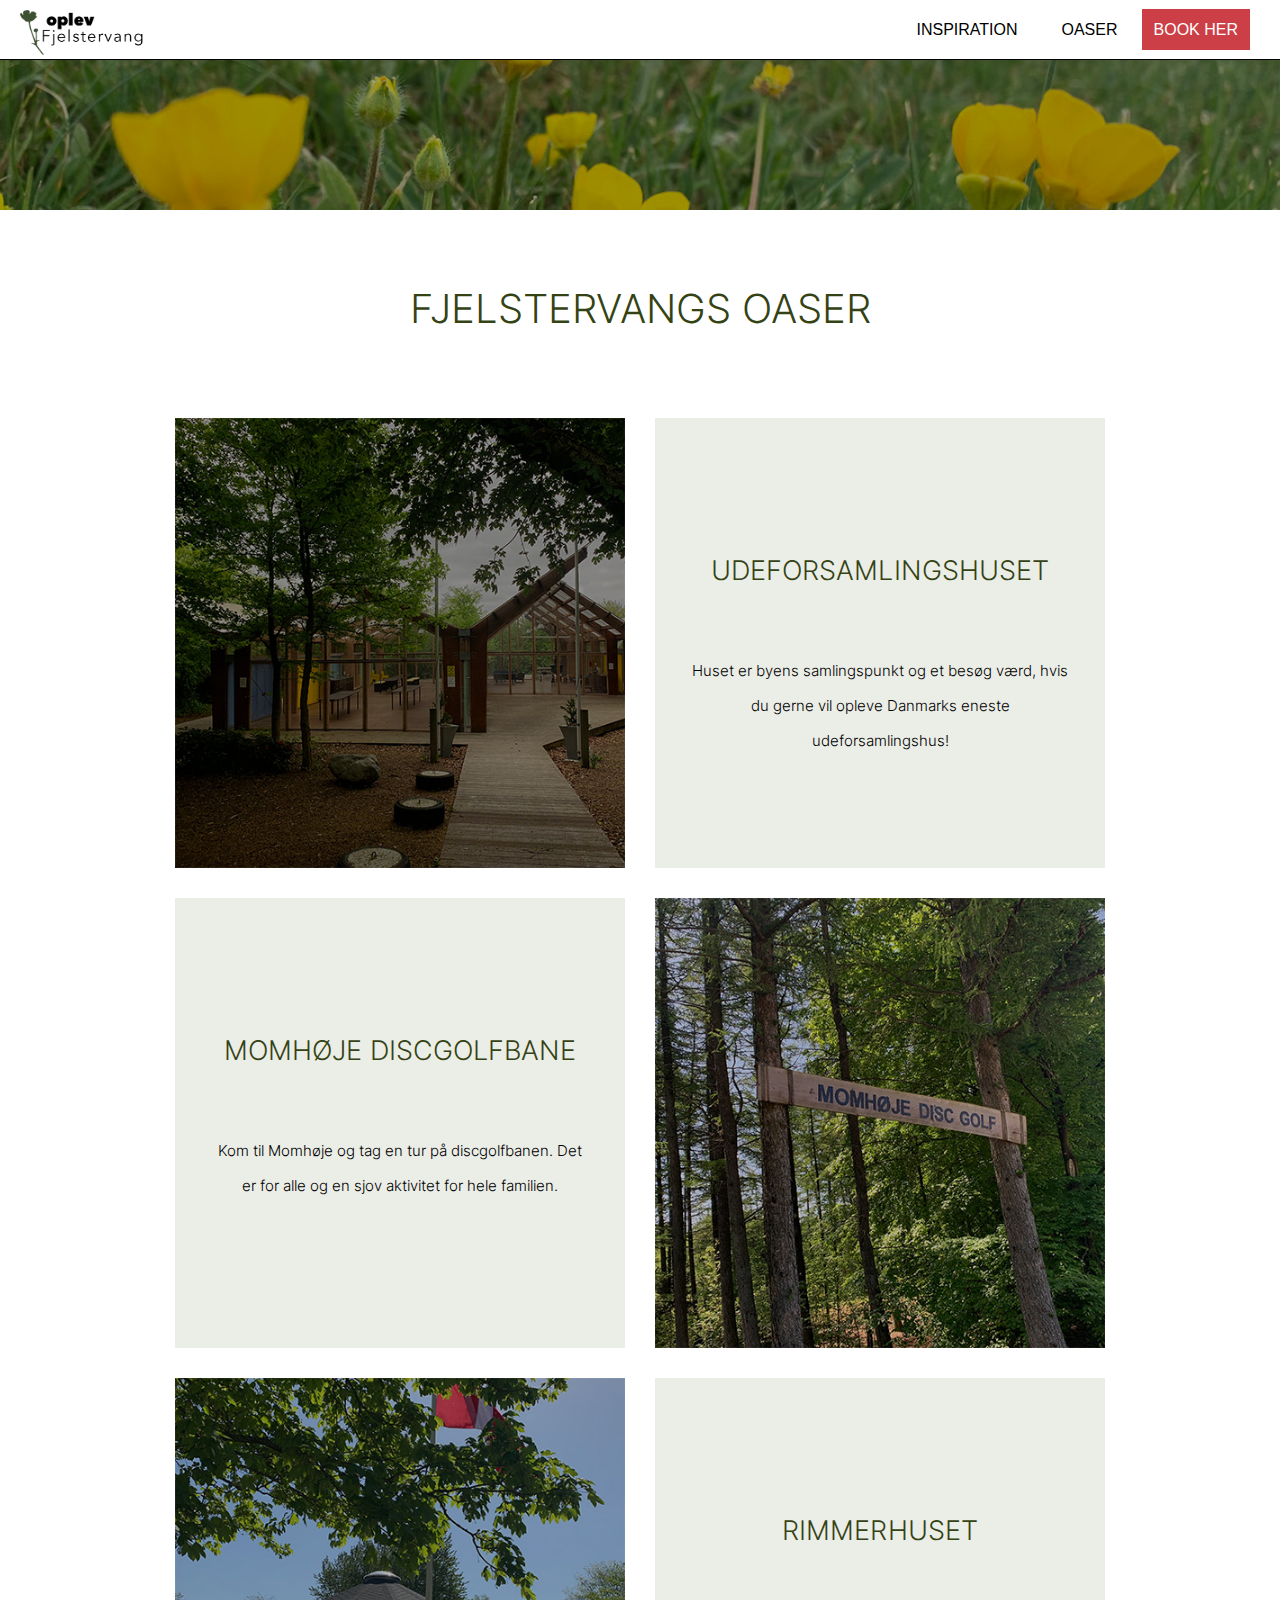
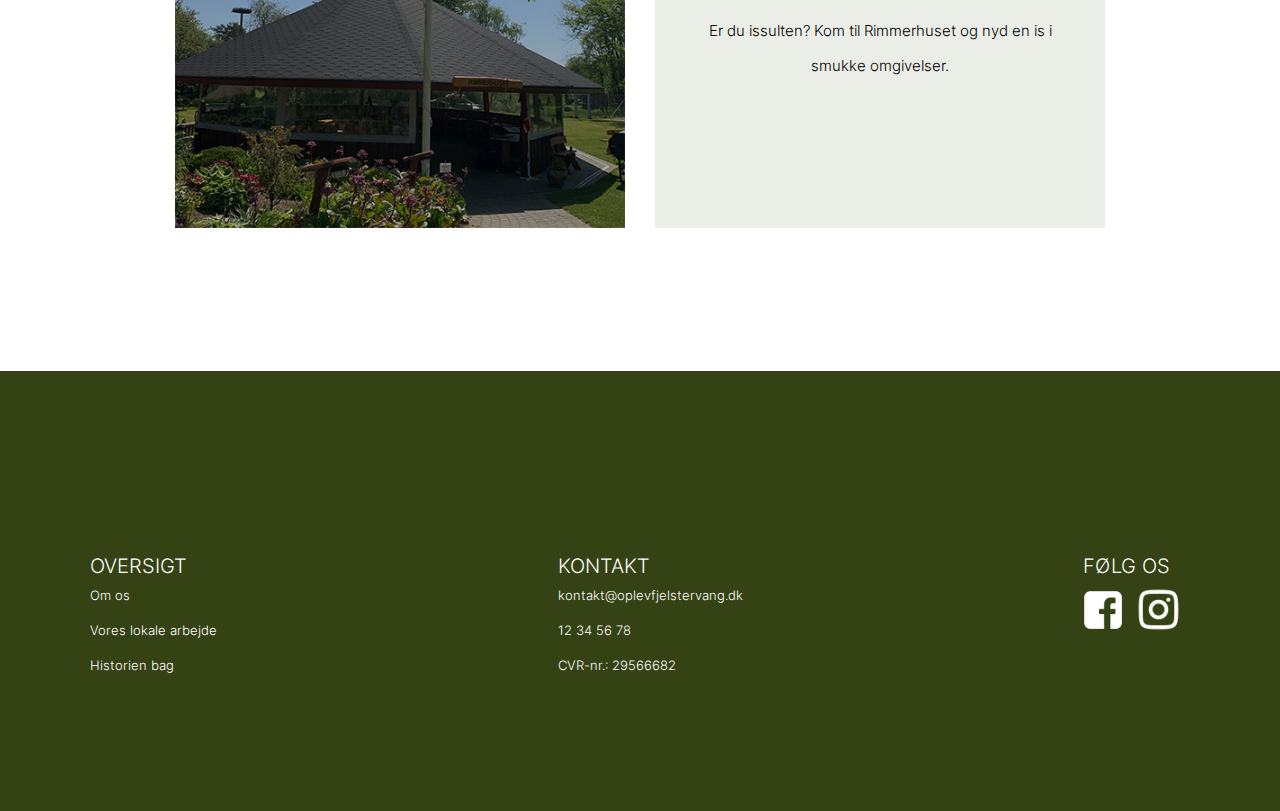
<file: oaser.html>
<!DOCTYPE html>
<html lang="da">
    <head>
        <meta charset="UTF-8">
        <meta http-equiv="X-UA-Compatible" content="IE=edge">
        <meta name="viewport" content="width=device-width, initial-scale=1.0">
        <link rel="stylesheet" href="styles.css">
        <meta name="Fjelstervangs Oaser" content="Fjelstervangs Oaser: Udeforsamlingshuset, Momhøje Discgolfbane og Rimmerhuset.">

        <title>Oaser</title>
        
    </head>

    <body>
        <header>
            <a href="index.html"><img id="logo" src="images/logo.png" alt="oplev fjelstervang logo"></a>
            
            <a href="burgermenu.html"><img id="burger" src="images/burgermenu.png" alt="burgermenu ikon"></a>

            <nav id="laptopmenu">
                <a class="menu" href="inspiration.html"> INSPIRATION</a>
                <a class="menu" href="oaser.html"> OASER</a>
                <a class="bookknap" href="book.html">BOOK HER</a>
            </nav>

        </header>

        <main>
            <img class="smørblomstbanner" src="images/smørblomstbanner.jpg" alt="Smørblomster i Fjelstervang">

            <h1>FJELSTERVANGS OASER</h1>

            <div class="laptopkvadrater">
                <section>
                    <a href="udeforsamlingshuset.html">
                        <img src="images/udeforsamlingshus_500.jpg" alt="Udeforsamlingshuset">
                    </a>
                </section>
        
                <section>
                    <a href="udeforsamlingshuset.html">
                        <h2 class="artikeloverskrift">UDEFORSAMLINGSHUSET</h2>
                        <p>Huset er byens samlingspunkt og et besøg værd, hvis du gerne vil opleve Danmarks eneste udeforsamlingshus!</p>
                    </a>
                </section>
        
                <section>
                    <a href="discgolfbanen.html">
                        <h2 class="artikeloverskrift">MOMHØJE DISCGOLFBANE</h2>
                        <p>Kom til Momhøje og tag en tur på discgolfbanen. Det er for alle og en sjov aktivitet for hele familien.</p>
                    </a>
                </section>

                <section>
                    <a href="discgolfbanen.html">
                        <img src="images/momhøjedisc_500.jpg" alt="Momhøje Discgolfbane">
                    </a>
                </section>

                <section>
                    <a href="rimmerhuset.html">
                        <img src="images/rimmerhuset_500.jpg" alt="Rimmerhuset">
                    </a>
                </section>
        
                <section>
                    <a href="rimmerhuset.html">
                        <h2 class="artikeloverskrift">RIMMERHUSET</h2>
                        <p>Er du issulten? Kom til Rimmerhuset og nyd en is i smukke omgivelser.</p>
                    </a>
                </section>
                
            </div>
            

        </main>

        <footer>
            <section>
                <h2 class="footeroverskrifter">OVERSIGT</h2>
                <a href="#">Om os</a><br>
                <a href="#">Vores lokale arbejde</a><br>
                <a href="#">Historien bag</a><br>
            </section>

            <section>
                <h2 class="footeroverskrifter">KONTAKT</h2>
                <a href="#">kontakt@oplevfjelstervang.dk</a><br>
                <a href="#">12 34 56 78</a><br>
                <a href="#">CVR-nr.: 29566682</a><br>
            </section>

            <section>
                <h2 class="footeroverskrifter">FØLG OS</h2>
                <a href="https://www.facebook.com/groups/969084299782160"><img id="facebookikon" src="images/facebookikon.png" alt="Facebook"></a>
                <a href="https://www.instagram.com/fjelstervangborgerforening/"><img id="instagramikon" src="images/instagramikon.png" alt="Instagramikon"></a>
            </section>

        </footer>
    
    </body>
</html>
</file>
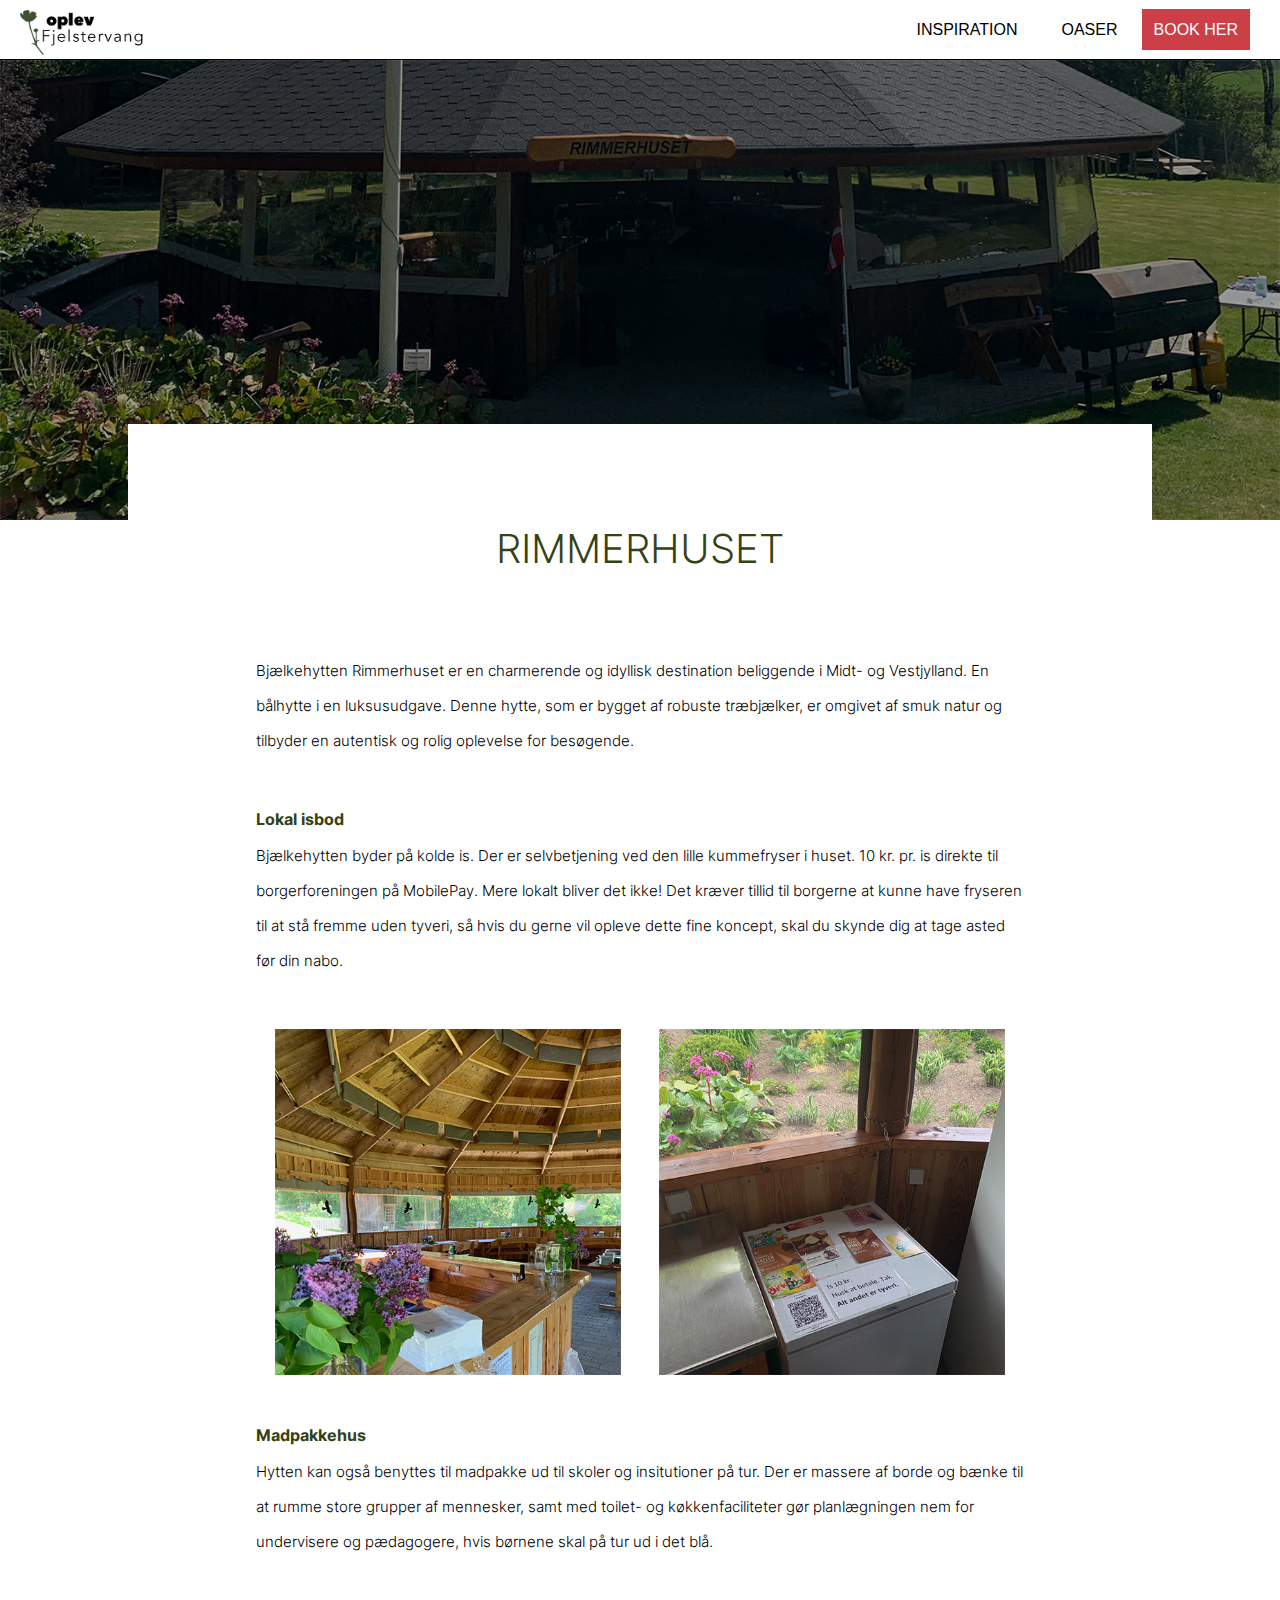
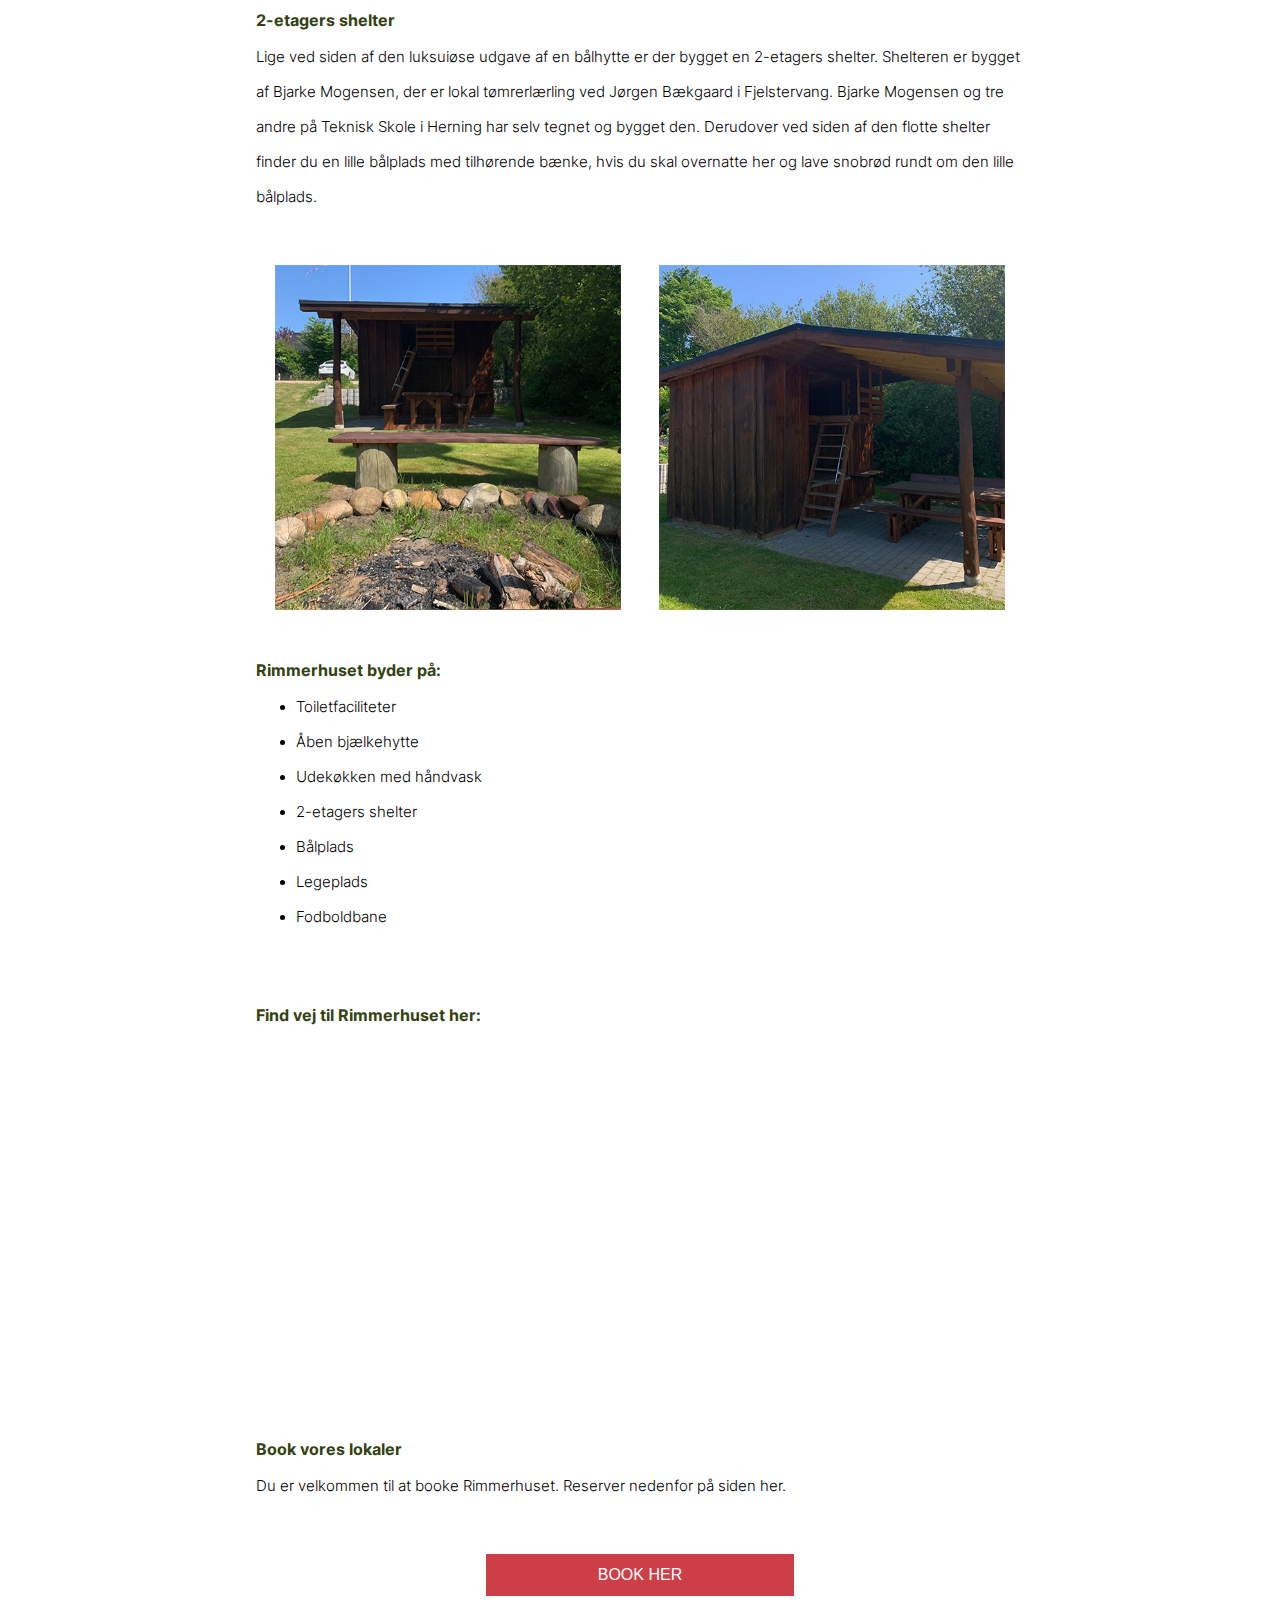
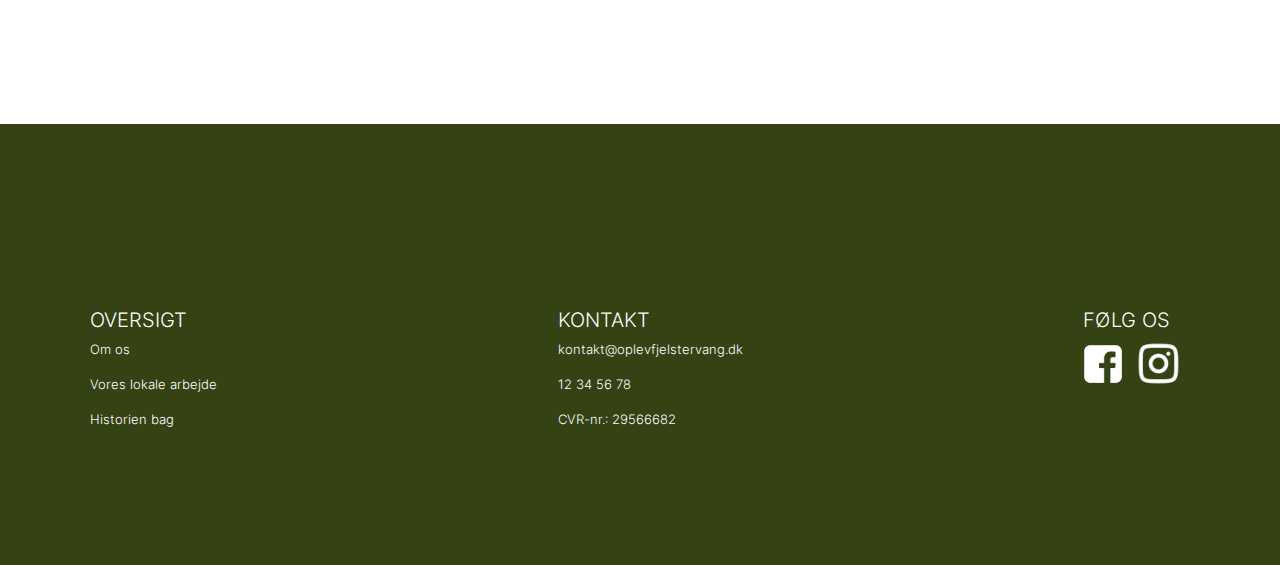
<file: rimmerhuset.html>
<!DOCTYPE html>
<html lang="da">
    <head>
        <meta charset="UTF-8">
        <meta http-equiv="X-UA-Compatible" content="IE=edge">
        <meta name="viewport" content="width=device-width, initial-scale=1.0">
        <link rel="stylesheet" href="styles.css">
        <meta name="Rimmerhuset" content="Rimmerhuset er en luksus version af en klassisk bålhytte og rummer både isbod, køkken og mange siddeplader til alle de besøgende. ">

        <title>Rimmerhus' bjælkehytte: Rimmerhuset</title>
        
    </head>

    <body>
        <header>
            <a href="index.html"><img id="logo" src="images/logo.png" alt="Oplev Fjelstervang Logo"></a>
            
            <a href="burgermenu.html"><img id="burger" src="images/burgermenu.png" alt="Burgermenu Ikon"></a>

            <nav id="laptopmenu">
                <a class="menu" href="inspiration.html"> INSPIRATION</a>
                <a class="menu" href="oaser.html"> OASER</a>
                <a class="bookknap" href="book.html">BOOK HER</a>
            </nav>

        </header>

        <main>
            <img class="øverste_artikelbillede" src="images/rimmerhuset_artikeltop.jpg" alt="Rimmerhusets bjælkehytte">

            <div class="hvid_bjælke_til_artikler"><h1>RIMMERHUSET</h1></div>

            <div class="brødteksten_i_artiklerne">
                <p>
                    Bjælkehytten Rimmerhuset er en charmerende og idyllisk destination beliggende i Midt- og Vestjylland. En bålhytte i en luksusudgave. Denne hytte, som er bygget af robuste træbjælker, er omgivet af smuk natur og tilbyder en autentisk og rolig oplevelse for besøgende.    
                </p>
                
                <h3>Lokal isbod</h3>

                <p> 
                    Bjælkehytten byder på kolde is. Der er selvbetjening ved den lille kummefryser i huset. 10 kr. pr. is direkte til borgerforeningen på MobilePay. Mere lokalt bliver det ikke!
                    Det kræver tillid til borgerne at kunne have fryseren til at stå fremme uden tyveri, så hvis du gerne vil opleve dette fine koncept, skal du skynde dig at tage asted før din nabo. 
                </p>

                <section class="artikelbilleder">
                    <img src="images/rimmerhuset_artikelbillede_1.jpg" alt="Rimmerhuset">
                    <img src="images/rimmerhuset_artikelbillede_2.jpg" alt="Rimmerhusets isbod">
                </section>

                <h3>Madpakkehus</h3>

                <p>
                    Hytten kan også benyttes til madpakke ud til skoler og insitutioner på tur. Der er massere af borde og bænke til at rumme store grupper af mennesker, samt med toilet- og køkkenfaciliteter gør planlægningen nem for undervisere og pædagogere, hvis børnene skal på tur ud i det blå. 
                </p>
                

                <h3>2-etagers shelter</h3>

                <p>
                    Lige ved siden af den luksuiøse udgave af en bålhytte er der bygget en 2-etagers shelter. Shelteren er bygget af Bjarke Mogensen, der er lokal tømrerlærling ved Jørgen Bækgaard i Fjelstervang. Bjarke Mogensen og tre andre på Teknisk Skole i Herning har selv tegnet og bygget den. Derudover ved siden af den flotte shelter finder du en lille bålplads med tilhørende bænke, hvis du skal overnatte her og lave snobrød rundt om den lille bålplads.  
                </p>

                <section class="artikelbilleder">
                    <img src="images/rimmerhuset_artikelbillede_3.jpg" alt="Rimmerhusets shelter">
                    <img src="images/rimmerhuset_artikelbillede_4.jpg" alt="Rimmerhusets shelter">
                </section>

                
                <div class="Punktformslister">
                    <h3>Rimmerhuset byder på:</h3>

                    <ul>
                        <li>Toiletfaciliteter</li>
                        <li>Åben bjælkehytte</li>
                        <li>Udekøkken med håndvask</li>
                        <li>2-etagers shelter</li>
                        <li>Bålplads</li>
                        <li>Legeplads</li>
                        <li>Fodboldbane</li>
                    </ul>
                </div>

                <h3>Find vej til Rimmerhuset her:</h3>

                <iframe src="https://www.google.com/maps/embed?pb=!1m18!1m12!1m3!1d71233.35862687793!2d8.711911232616051!3d56.087181993399916!2m3!1f0!2f0!3f0!3m2!1i1024!2i768!4f13.1!3m3!1m2!1s0x464bb10b3d759917%3A0x7dc4e1e90333a4fe!2sRimmerhuset!5e0!3m2!1sen!2sdk!4v1685050120248!5m2!1sen!2sdk" width="100" height="350" style="border:0;" allowfullscreen="" loading="lazy" referrerpolicy="no-referrer-when-downgrade"></iframe>
                
                <h3>Book vores lokaler</h3>

                <p>
                    Du er velkommen til at booke Rimmerhuset. Reserver nedenfor på siden her. 
                </p>

                <a class="bookknap" href="book.html">BOOK HER</a>

            </div>
                

        </main>

        <footer>
            <section>
                <h2 class="footeroverskrifter">OVERSIGT</h2>
                <a href="#">Om os</a><br>
                <a href="#">Vores lokale arbejde</a><br>
                <a href="#">Historien bag</a><br>
            </section>

            <section>
                <h2 class="footeroverskrifter">KONTAKT</h2>
                <a href="#">kontakt@oplevfjelstervang.dk</a><br>
                <a href="#">12 34 56 78</a><br>
                <a href="#">CVR-nr.: 29566682</a><br>
            </section>

            <section>
                <h2 class="footeroverskrifter">FØLG OS</h2>
                <a href="https://www.facebook.com/groups/969084299782160"><img id="facebookikon" src="images/facebookikon.png" alt="Facebookikon"></a>
                <a href="https://www.instagram.com/fjelstervangborgerforening/"><img id="instagramikon" src="images/instagramikon.png" alt="Instagramikon"></a>
            </section>

        </footer>
    
    </body>
</html>
</file>
<file: styles.css>
/* -----BASIS FOR HELE SITET-------------------------------------------------------------------------------------------------------*/
*{
    margin: 0px;
    box-sizing: border-box;
    text-decoration: none;
}

body{
    background-color: #FFFFFF;
}

@font-face{
    font-family: Inter;
    src:url(Inter-VariableFont_slnt,wght.ttf)
}
/* -----OVERSKRIFTER---------------------------------------------------------------------------------------------------------------*/

h1{/* overskriften for hvert html-dokument */
    font-family: Inter;
    font-weight: 300;
    font-size: 30pt;
    text-align: center;
    margin-top: 70px;
    margin-bottom: 70px;

    color: #344214;
}

h2{ /* Overskriften i hvert kort samt overskrifter i burgermenu */
    font-family: Inter;
    font-weight: 300;
    font-size: 20pt;
    letter-spacing: 0.05px;

    margin-top: 30px;
    text-align: center;

    color: #344214;
}

h3{/* Underoverskrifterne i artiklerne */
    font-family: Inter;
    font-weight: 700;
    font-size: 12pt;
    color: #344214;
}

p{/* Brødteksten*/
    font-family: Inter;
    font-weight: 300;
    font-size: 11pt;
    line-height: 35px;
    margin-top: 30px;
    margin-bottom: 30px;
}

li{/* Punktsformlister i artiklerne*/
    font-family: Inter;
    font-weight: 300;
    font-size: 11pt;
    line-height: 35px;
}

/* -----HEADER----------------------------------------------------------------------------------------------------------------------*/
header{
    display: flex;
    height:60px;
    
    justify-content: space-between;
    align-items: center;

    border-bottom: solid;
    border-width: 0.5px;
    border-color: black; 
    
    top: 0px;
    padding-right: 30px;
    width: 100%;

    background-color: white;

    position: sticky;
    z-index: 2;
}

#logo{
    height: 45px;
    margin-left: 20px;
    margin-top: 10px;
}

#laptopmenu{
    display: flex;
    justify-content: space-between;
}

.menu{
    font-family:'Nunito Sans', sans-serif;
    font-weight: 200;
    font-size: 12pt;
    color: black;
    padding: 20px;
}


.bookknap{
    font-family:'Nunito Sans', sans-serif;
    font-weight: 200;
    font-size: 12pt;
    background-color: #CC3F47;
    color: white;
    padding: 12px;
}

div .bookknap{
    display:flex;
    justify-content: center;
    width: 40%;
    margin-left:30%;
}

#bookingskema .bookknap{
    width: 50%;
    margin-left:25%;
}

/*Hovereffekter i navbaren*/

header a:hover{
    color: #CC3F47;
}

.bookknap:hover{
    text-decoration:underline;
    color: white;
}

/* -----BURGERMENU--------------------------------------------------------------------------------------------------------------------*/

/* Ikoner i burgermenuen*/
#burger{
    height:30px;
    padding: 5px;
}

#kryds{
    display: flex;
    justify-content: right;
    height: 33px;
    padding: 5px;
}

/* Burgermenuens krop styles her*/
#burgermenubody{
    background-color:#344214;
}

#burgermenubody h2{
    font-weight: 200;
    padding: 20px;
    padding-bottom: 40px;

    border-bottom: solid;
    border-width: 0.5px;
    border-color:white; 
}

.hovedmenuer_burgermenu{
    color: white;
}

#book_burgermenu{
    color:lightpink;
}

/* Hover effekter i burgermenuen*/

.hovedmenuer_burgermenu:hover{
    color:#CC3F47; 
}

#book_burgermenu:hover{
    text-decoration: underline;
    color:#CC3F47;
}

/* -----FORSIDE----------------------------------------------------------------------------------------------------------------------*/


#velkommentekst{
    background-color: #EBEDE7;
    text-align: center;
    padding: 5%;
    margin-top: -5px;
}


.kort{
    display: flex;
    justify-content: center;
    text-align: center;
    flex-wrap: wrap;
    margin-top: 50px;
    color: black;
    margin-left: 7%;
    margin-right: 7%;
    padding-bottom: 4%;
}

.kort section{
    width: 350px;
    height: 580px;
    margin-top: 20px;
    margin-left: 15px;
    margin-right: 15px;

    background-color:#EBEDE7;
}

.kort section img{
    width: 100%;
}


.kort section a{
    text-decoration: none;
    color: black;
    font-family: Inter;
    font-weight: 300;
    font-size: 13px;
    line-height: 35px;
}

.kort h2{
    padding-left: 2%;
    padding-right: 2%;
}

.kort p{
    padding-left:4%;
    padding-right: 4%;
}

.kort section:hover{
    opacity: 0.8;
}

#fjelstervangkort{
    display: flex;
    margin: auto;
    text-align: center;
    justify-content: center;
    padding-top: 5%;
    width:70%;
    height:450px;
}

/*-------VIDEO-------------------------------------------------------------------------------------------------------------------*/

.videoclass {
    position: relative;
    width: 100%;
    padding-bottom: 56.25%;
}
  
.videoclass video {
    position: absolute;
    top: 0;
    left: 0;
    width: 100%;
    height: 100%;
}

/* Den hvide tekst over videoen styles her*/
.videoclass h5{
    font-family: Inter;
    font-size: 130px;
    text-align: center;

    color: white;  
}

.videoclass #oplev_video{
    padding-top:70px;
}

#oplev_video{
    font-weight: 900;
}

#Fjelstervang_video{
    font-weight: 300;
}

.tekst_over_video{
    position: absolute;
    top: 35%;
    left: 50%;
    transform: translate(-50%, -50%);
    text-align: center;
    color: white;
}

/* -----HOVEDMENUERNE 'INSPIRATION' OG 'OASER'------------------------------------------------------------------------------------*/

.smørblomstbanner{
    width: 100%;
}

/* Kortenes størrelser styles her*/
.laptopkvadrater{
    display: flex;
    justify-content:center;
    text-align: center;
    flex-wrap: wrap;
    margin-top: 50px;
    color: black;
}

main .laptopkvadrater{
    margin-left: 10%;
    margin-right: 10%;
}

.laptopkvadrater section{
    width: 450px;
    height: 450px;
    margin: 15px;

    background-color:#EBEDE7;
}

.laptopkvadrater img{
    width: 450px;
    height: 450px;
}

/* Teksten styles her*/
.laptopkvadrater section a{
    text-decoration: none;
    color: black;
    font-family: Inter;
    font-weight: 300;
    font-size: 12pt;
    line-height: 35px;
}

.laptopkvadrater section p{
    padding-top: 8%;
    padding-left: 8%;
    padding-right: 8%;
}

.artikeloverskrift{
    margin-top: 30%;
}

.laptopkvadrater section:hover{
    opacity: 0.7;
}

/* -----ARTIKLER STYLES HER-------------------------------------------------------------------------------------------------------*/
.øverste_artikelbillede{
    width: 100%;
    z-index: 0;
}

/* Overskriften på artiklerne står i denne hvide bjælke*/
.hvid_bjælke_til_artikler{
    position: absolute;
    margin-top:-100px;
    padding-top: 30px;
    margin-left:10%;

    width: 80%;
    background-color: white;
    z-index: 1;
    
}

/*Artiklernes indhold styles her*/
.brødteksten_i_artiklerne{
    width: 60%;
    margin-left:20%;
    margin-top: 130px;
}

.brødteksten_i_artiklerne h3{
    margin-top: 10px;
    margin-bottom: 10px;
}

.brødteksten_i_artiklerne p{
    margin-top: 10px;
    margin-bottom: 50px;
}

/* Her styles billederne i artiklerne*/
.brødteksten_i_artiklerne section{
    display: flex;
    justify-content:space-around;
}

.brødteksten_i_artiklerne iframe{
    margin-bottom: 40px;
    width: 100%;
    height:350px;
}

.artikelbilleder{
    margin-bottom: 50px;
}

.artikelbilleder img{
    width: 45%;
}

/*Afstanden mellem underrubrikker og punktsformlisten i artiklerne*/
ul{
    margin-top: 10px;
    margin-bottom: 70px;
}

/*Link i guide skal understreges og farves*/
#bilkalink{
    text-decoration: underline;
    color: #344214;
}

/* -----BOOK HER SITE-------------------------------------------------------------------------------------------------------*/

#bookingskema{
    width: 60%;
    margin-left:20%;
    margin-top: 70px;
}

#bookingskema p{
    background-color: #EBEDE7;
    padding-left: 18px;
    margin: 10px;

}

#bookingskema section{
    margin-top: 80px;
}

#kommentar p{
    height: 100px;
}

/* -----FOOTER--------------------------------------------------------------------------------------------------------------*/

footer{
    display: flex;
    justify-content: space-between;
    width: 100%;
    bottom: 0;
    background-color: #344214;
    margin-top: 10%;
    color: white;
}

footer section{
    flex-wrap: wrap;
    margin-top: 12%;
    margin-bottom: 10%;
    margin-left: 7%;
    margin-right: 7%;
}

footer section a{
    text-decoration: none;
    color: white;
    font-family: Inter;
    font-weight: 300;
    font-size: 13px;
    line-height: 35px;
}

.footeroverskrifter{
    font-size: 20px;
    text-align: left;

    color: white;
}

#facebookikon{
    height:50px;
    margin-bottom: 6px;
    margin-left: -5px;
}

#instagramikon{
    height:63px;
    margin-left: -5px;
}

/* -----RESPONSIVE WEBDESIGN--------------------------------------------------------------------------------------*/

/* LAPTOP: */
@media screen and (min-width:768px){
    /* Laptopmenu skal vises */
    #laptopmenu{
        display: block;
    }

    /* Burger menu skal skjules */
    #burger{
        display: none;
    }

}

/* MOBIL: */
@media screen and (max-width:768px){
     /* Laptopmenu skal skjules */
    #laptopmenu{
        display: none;
    }

    /* Burger menu skal vises */
    #burger{
        display: block;
    }

    /* Footer placeres vertikalt*/
    footer{
        display: inline-block;
        padding-left: 15%;
    }

    /* Overskriften i artiklerne rykkes ned og mindskes*/
    .hvid_bjælke_til_artikler{
        position:sticky;
        margin-top:0px;
        padding: 5px;
    }

    main h1{
        font-size: 24px;
    }

    /* Brødteksten får smallere margin*/
    .brødteksten_i_artiklerne{
        margin-top: 10px;
        width: 80%;
        margin-left:10%;
    }

    /* Billederne i artiklerne placeres vertikalt*/
    .brødteksten_i_artiklerne section{
        display: block;
        text-align: center;
    }

    .artikelbilleder img{
        width: 80%;
    }

    /*Video gøres mindre og skriften rykkes*/
    .videoclass{
        min-height: 33vh;
    }
    .videoclass h5{
        font-size: 60px;
    }

    .videoclass #oplev_video{
        padding-top:70px;
    }

    /*Kortene under hovedmenuerne 'INSPIRATION' og 'OASER' mindskes*/
    .laptopkvadrater section{
        width: 300px;
        height: 300px;
        margin-top: 15px;
        margin-bottom: 15px;
        margin-left: 0%;
        margin-right: 0%;
    }

    .laptopkvadrater img{
        width: 300px;
        height: 300px;
        
    }

    /* Overskrifternes rykkes lidt op og mindskes*/
    .artikeloverskrift{
        margin-top: 20%;
    }

    .laptopkvadrater section h2{
        font-size: 16pt;
    }

    .laptopkvadrater section p{
        font-size: 12px;
        padding-top: 0px;
    }

    .kort h2{
        font-size: 18px;
    }

    #velkommentekst p{
        font-size: 8.5pt;
    }
    
}
</file>
